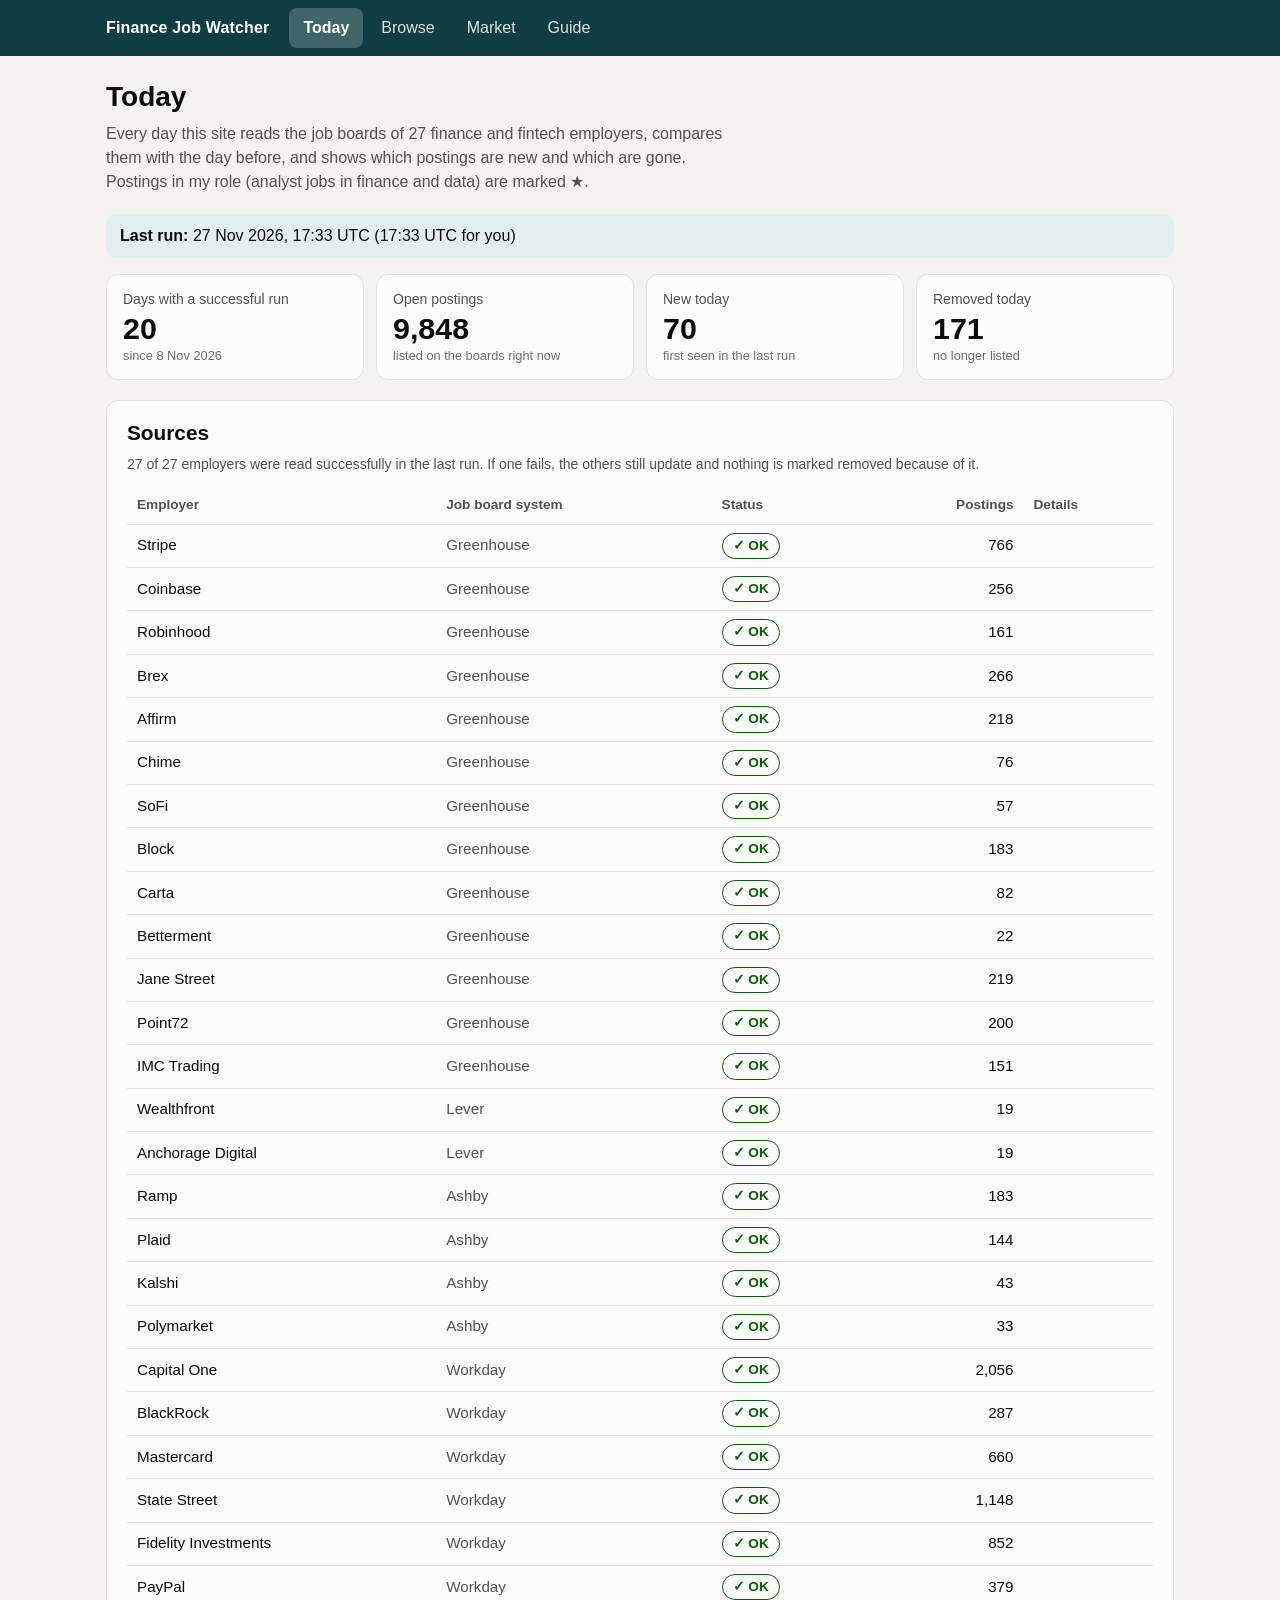
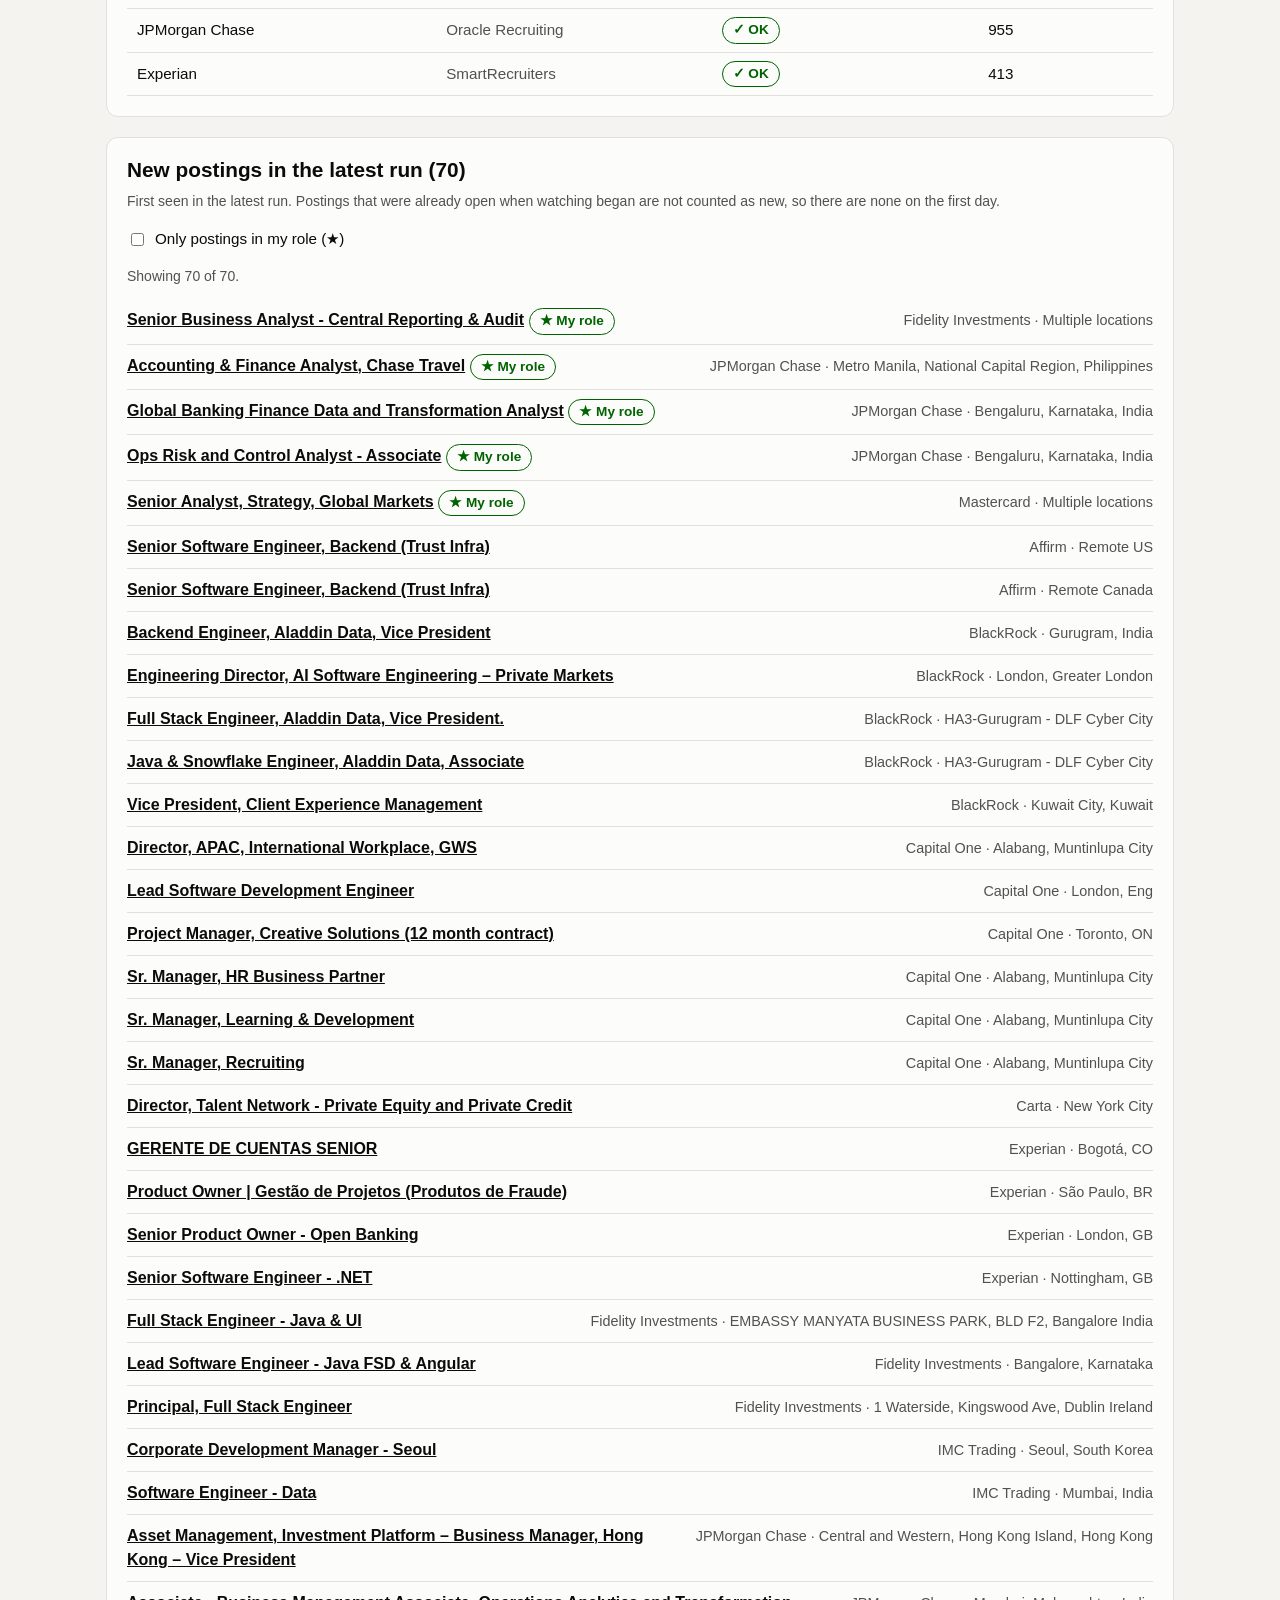
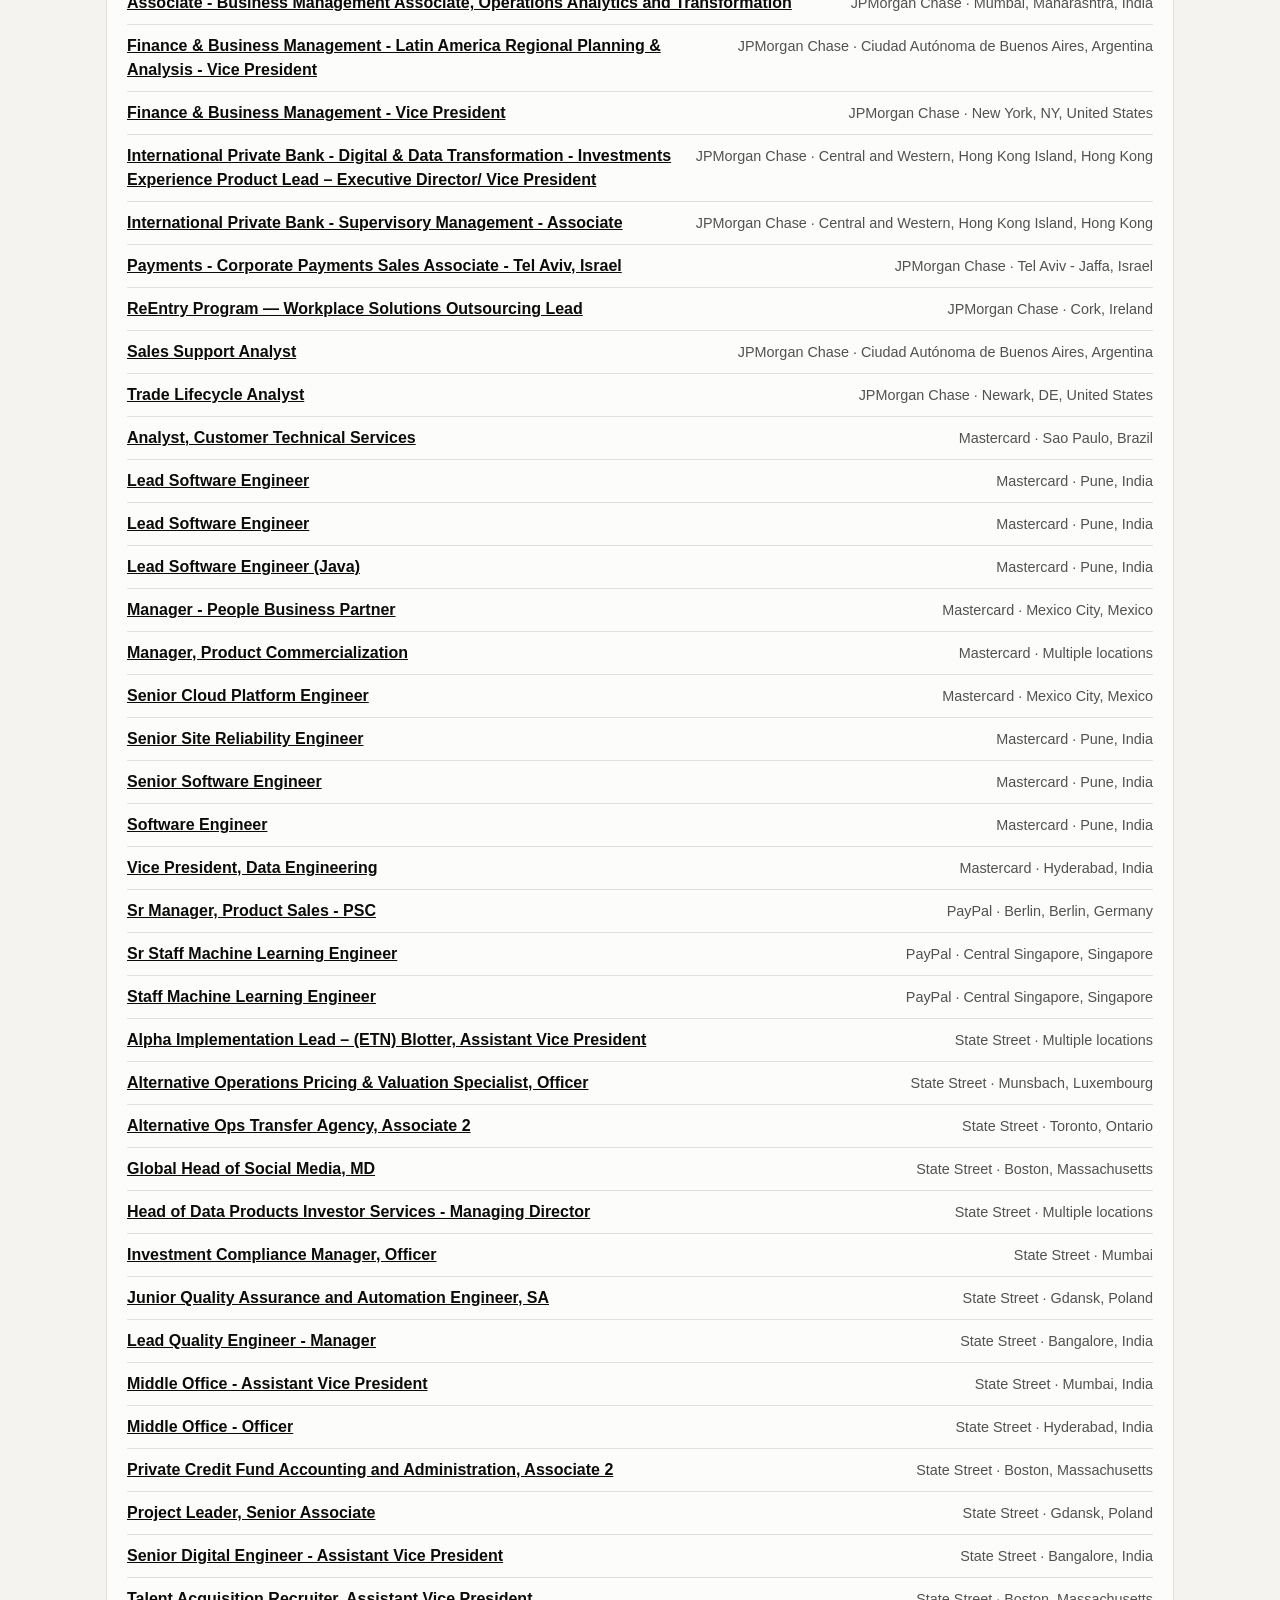
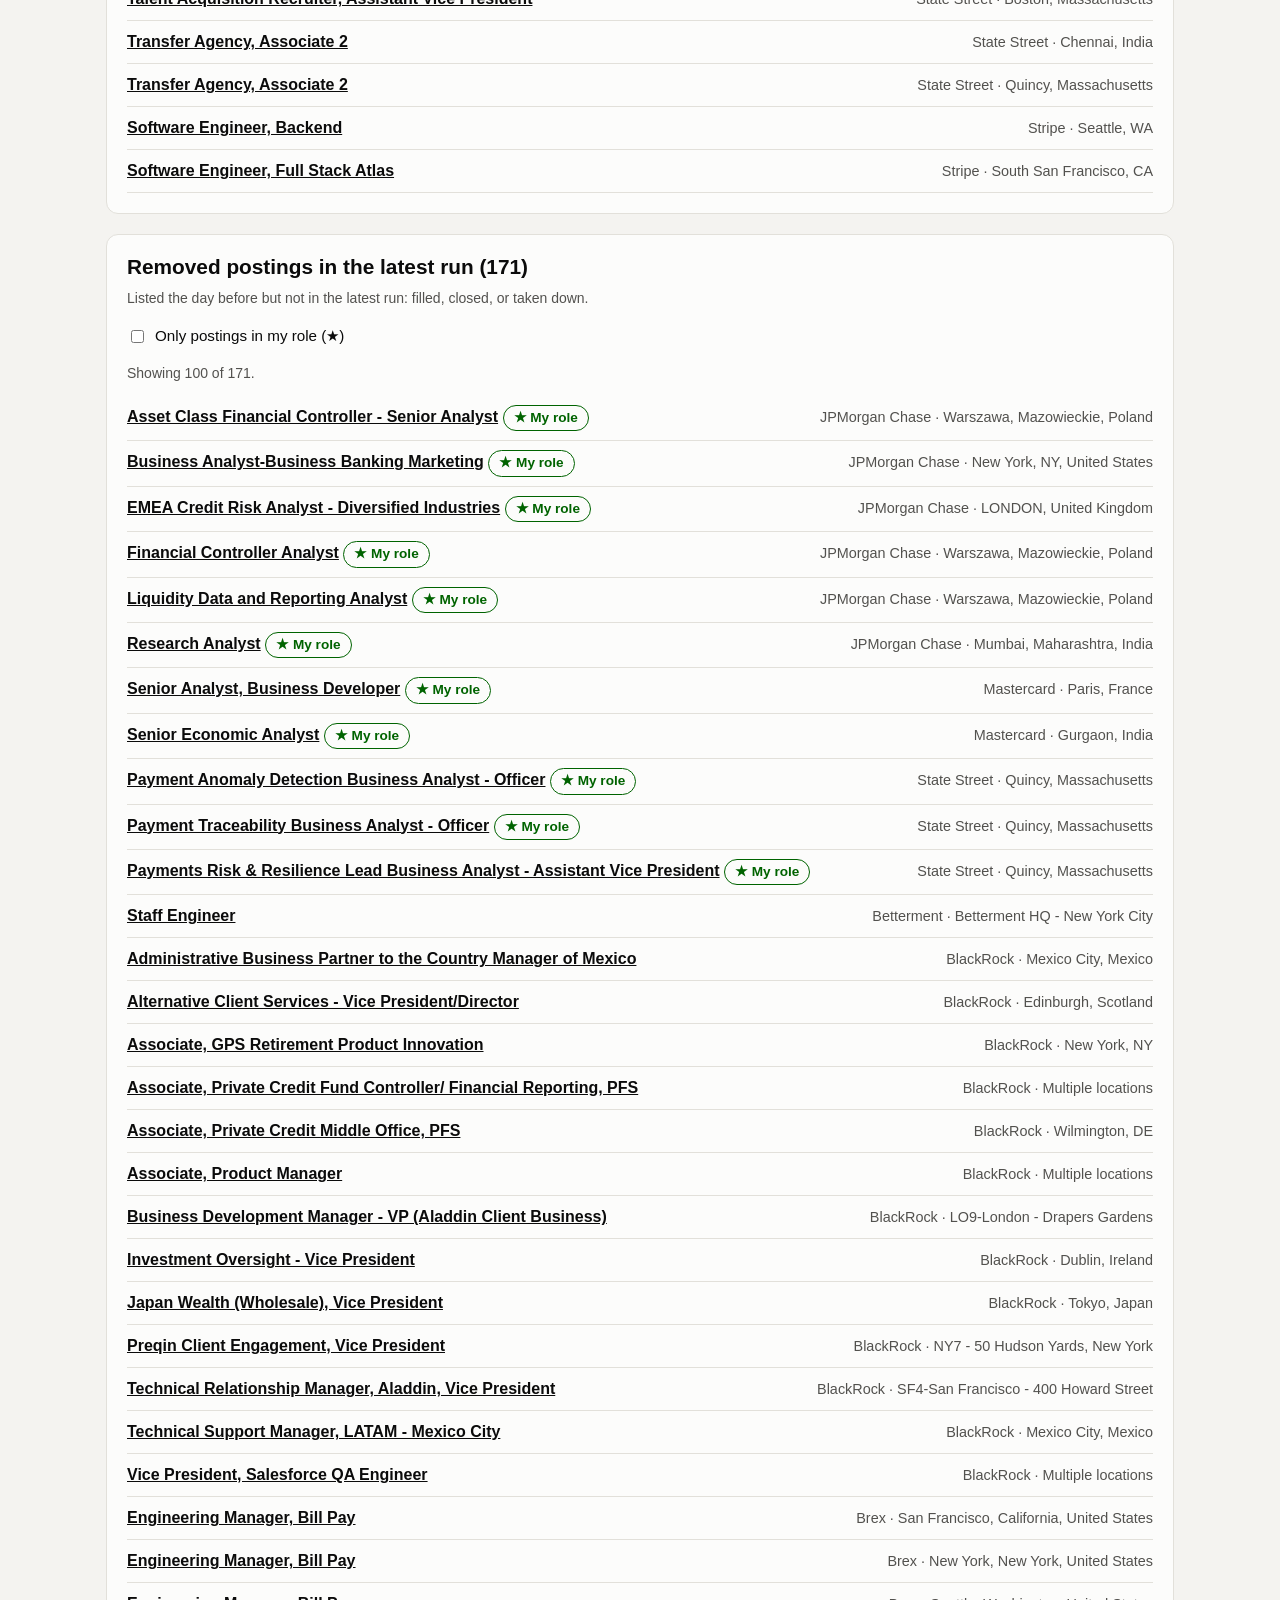
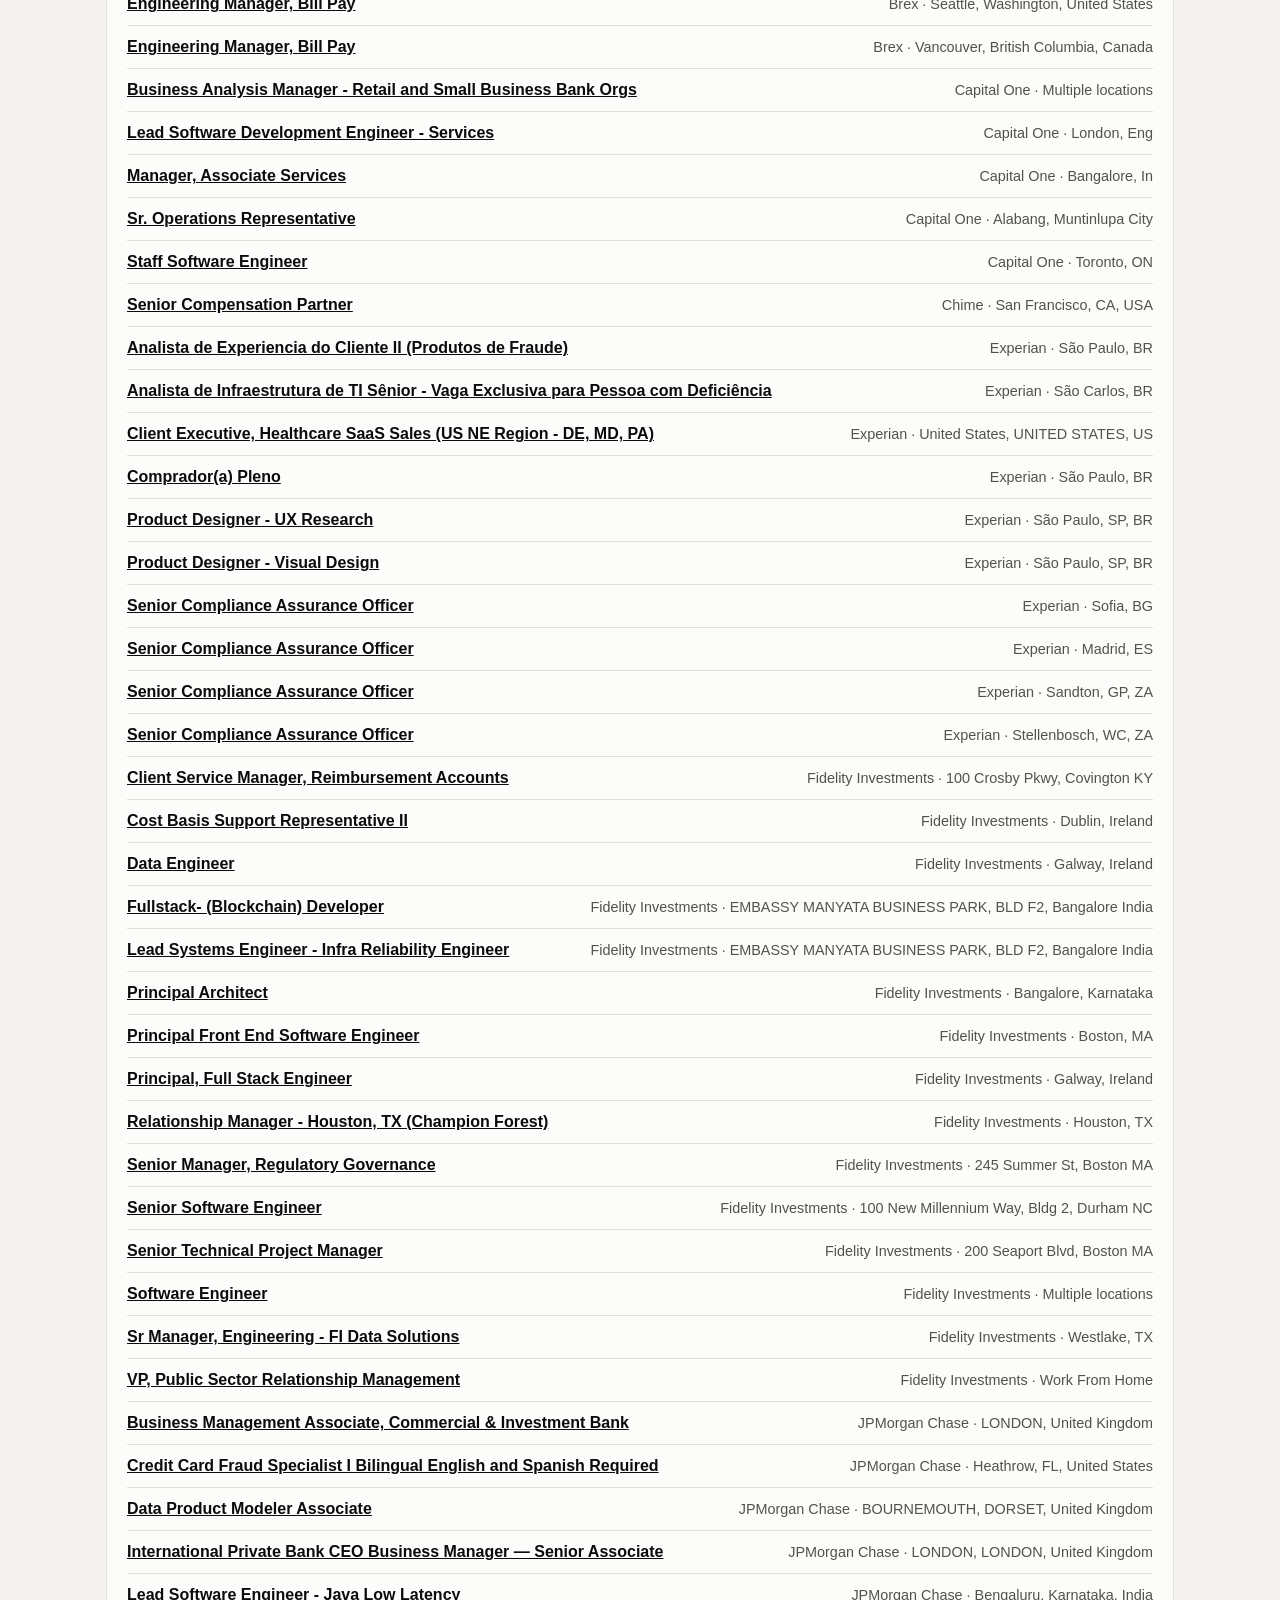
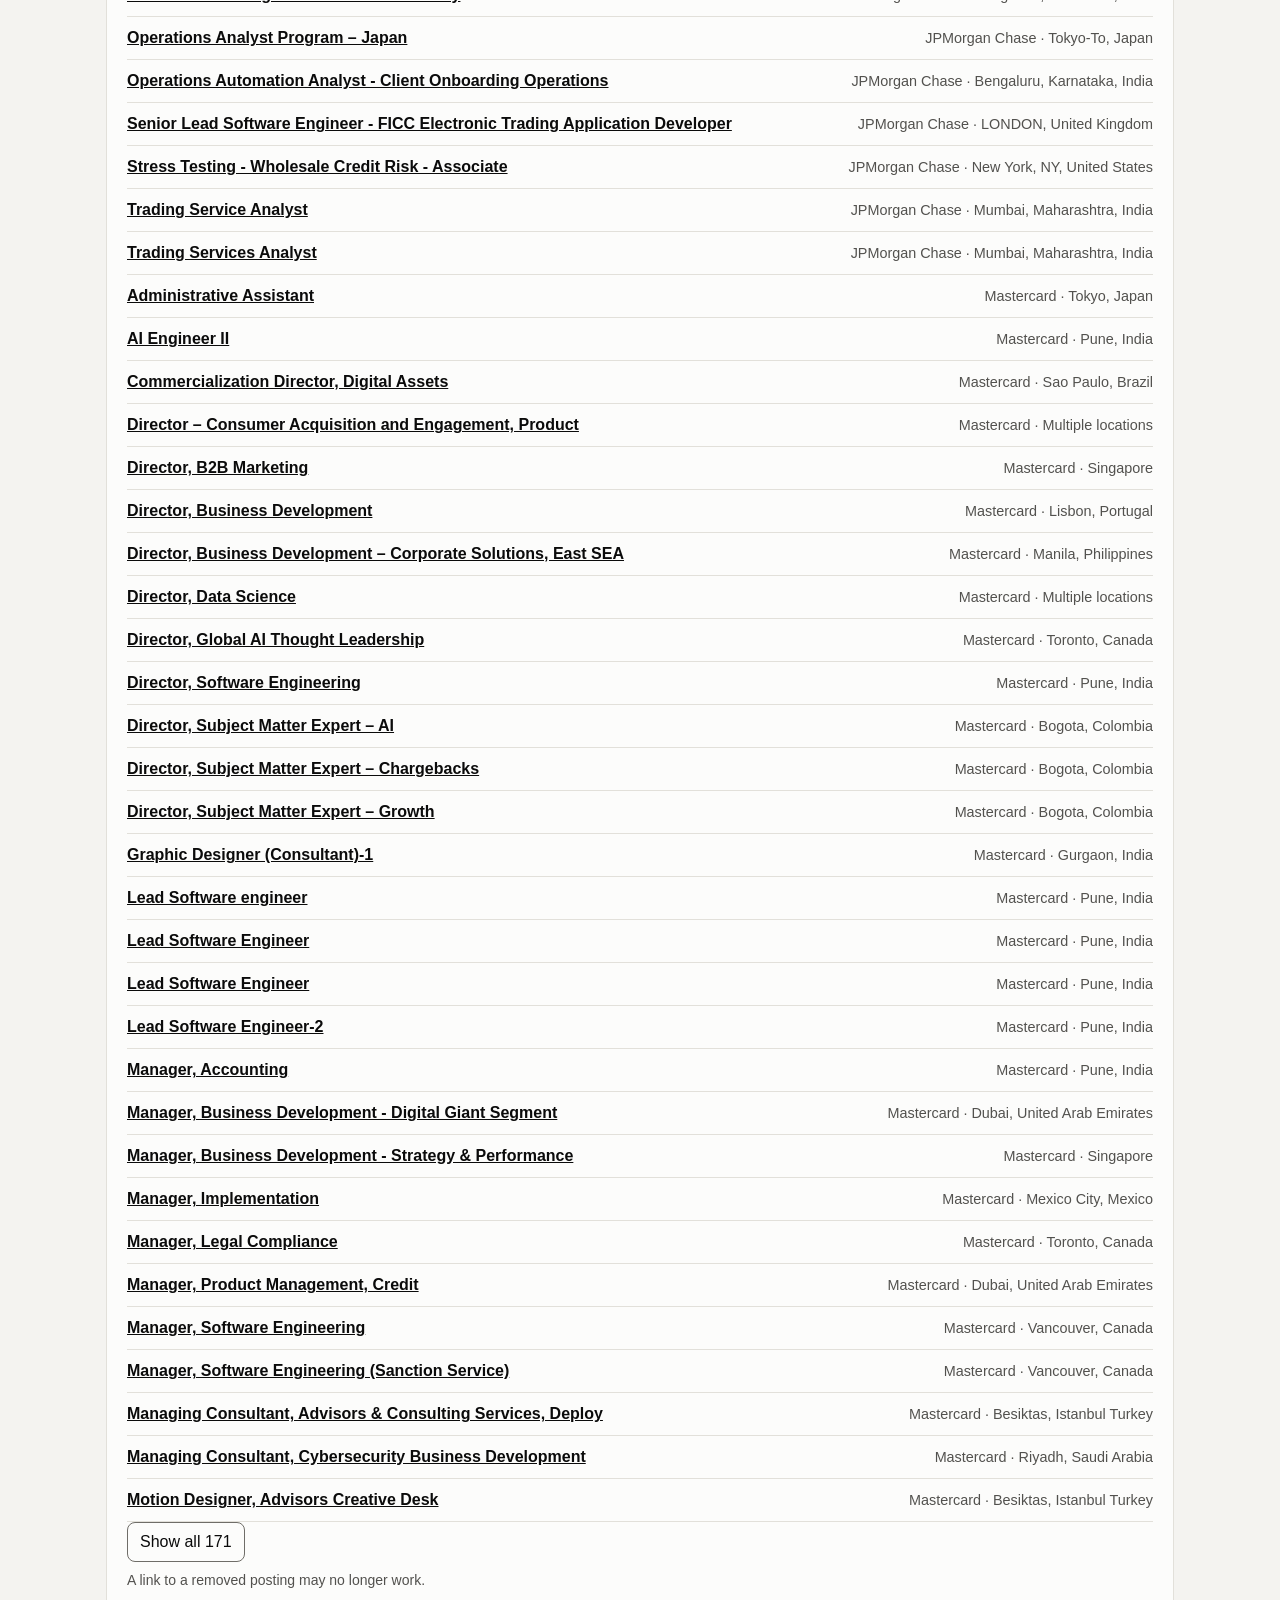
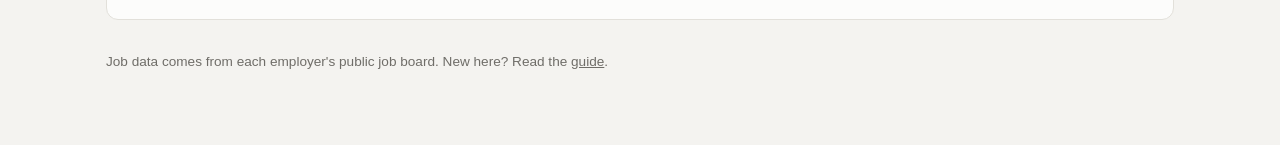
<file: index.html>
<!doctype html>
<html lang="en">
<head>
  <meta charset="utf-8">
  <meta name="viewport" content="width=device-width, initial-scale=1">
  <title>Today · Finance Job Watcher</title>
  <meta name="description" content="New and removed analyst jobs at finance and fintech employers, updated every day.">
  <meta name="theme-color" content="#0f3d44">
  <link rel="manifest" href="manifest.webmanifest">
  <link rel="icon" href="icons/icon.svg" type="image/svg+xml">
  <link rel="apple-touch-icon" href="icons/icon-192.png">
  <link rel="stylesheet" href="assets/style.css">
</head>
<body data-page="today">
  <main id="main">
    <div class="page-head">
      <h1>Today</h1>
      <p>Every day this site reads the job boards of 27 finance and fintech employers, compares them with the day before, and shows which postings are new and which are gone. Postings in my role (analyst jobs in finance and data) are marked ★.</p>
    </div>
    <div id="app"><p class="muted">Loading the latest data…</p></div>
    <p class="footer">Job data comes from each employer's public job board. New here? Read the <a href="guide.html">guide</a>.</p>
  </main>
  <script type="module" src="assets/today.mjs"></script>
</body>
</html>
</file>
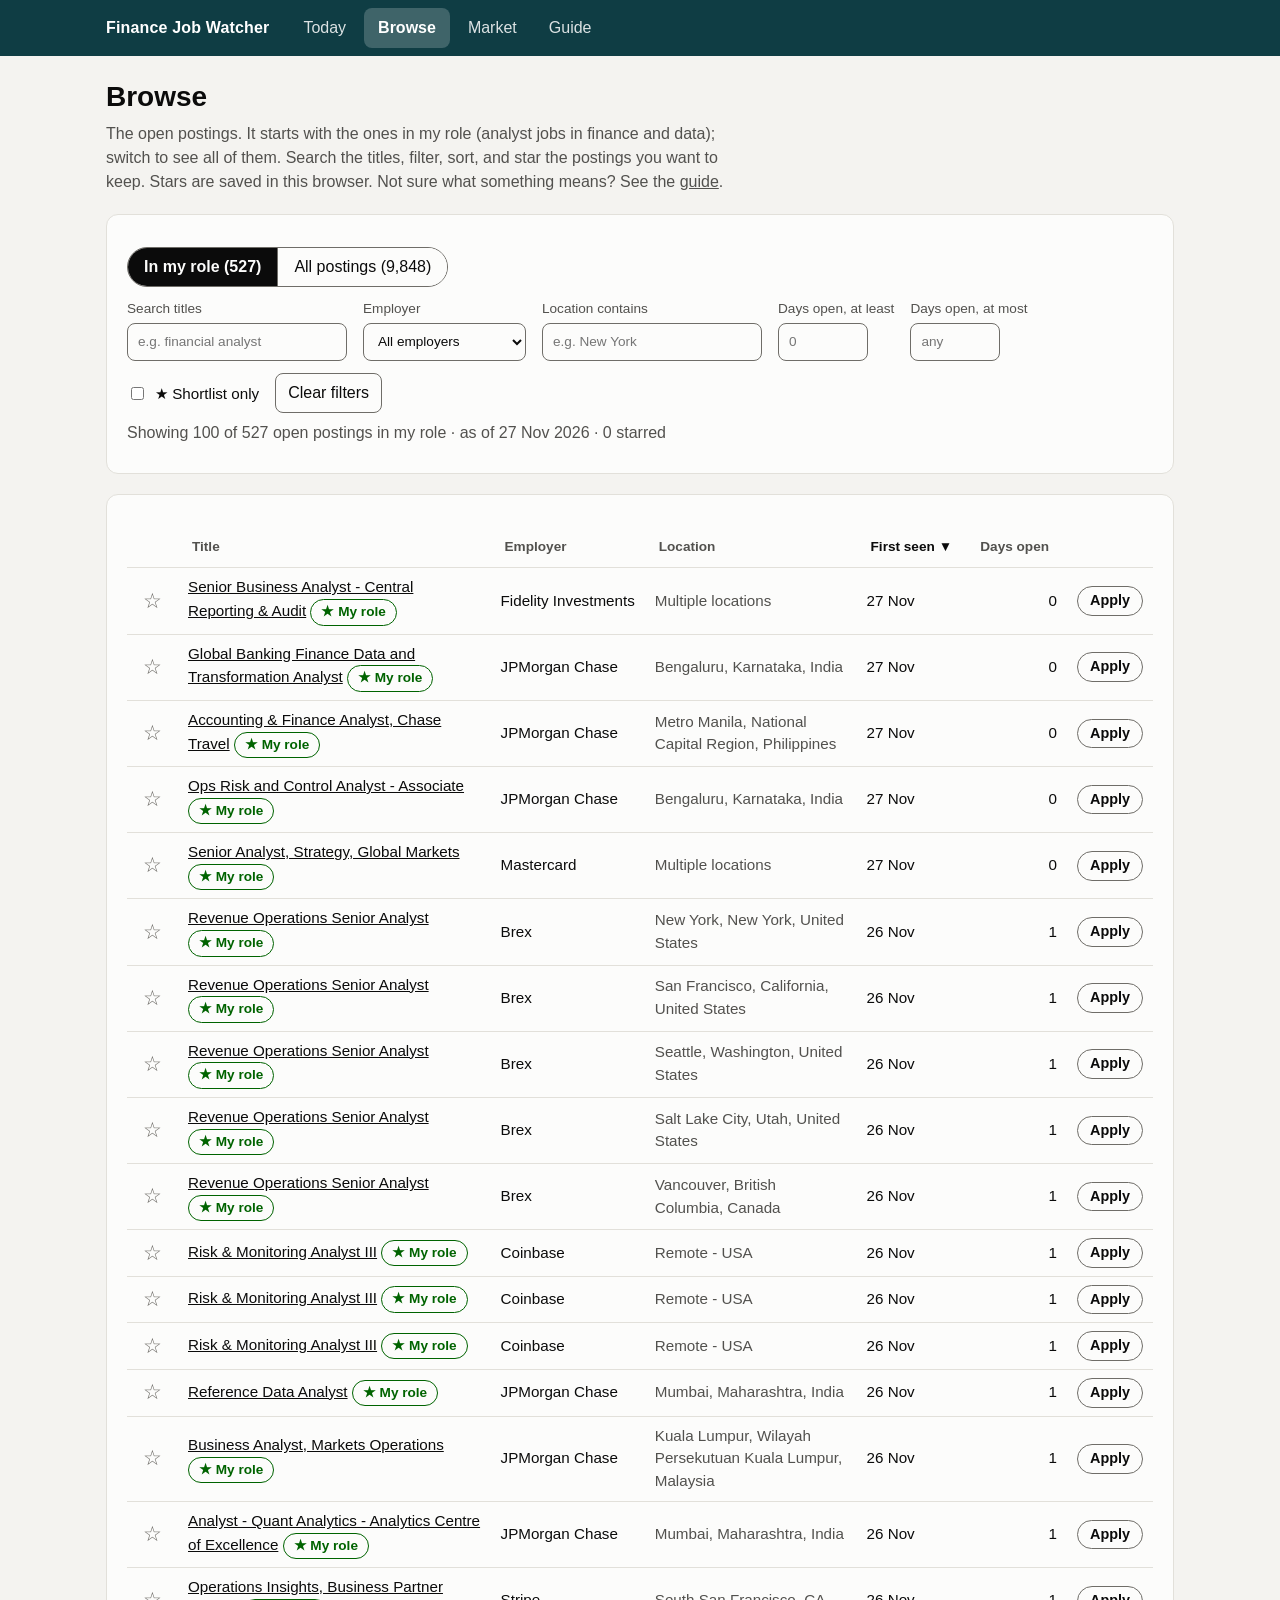
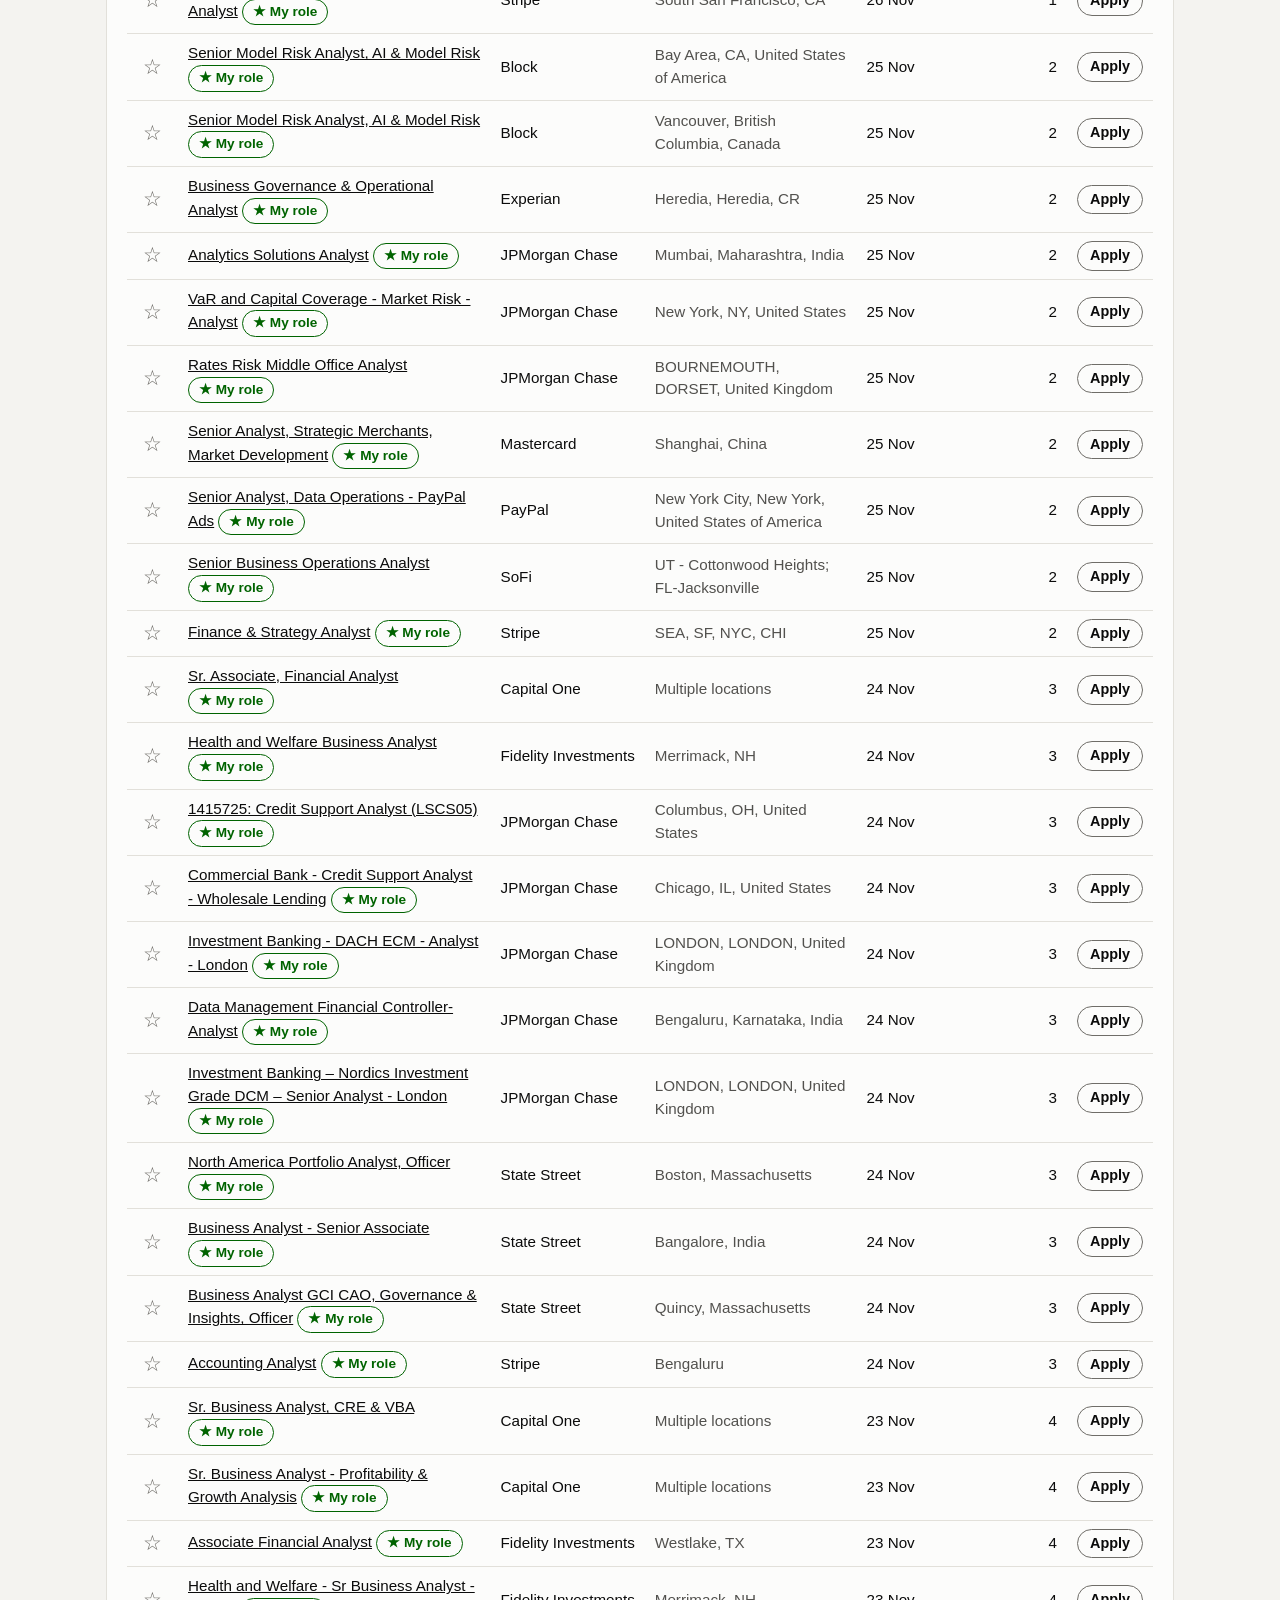
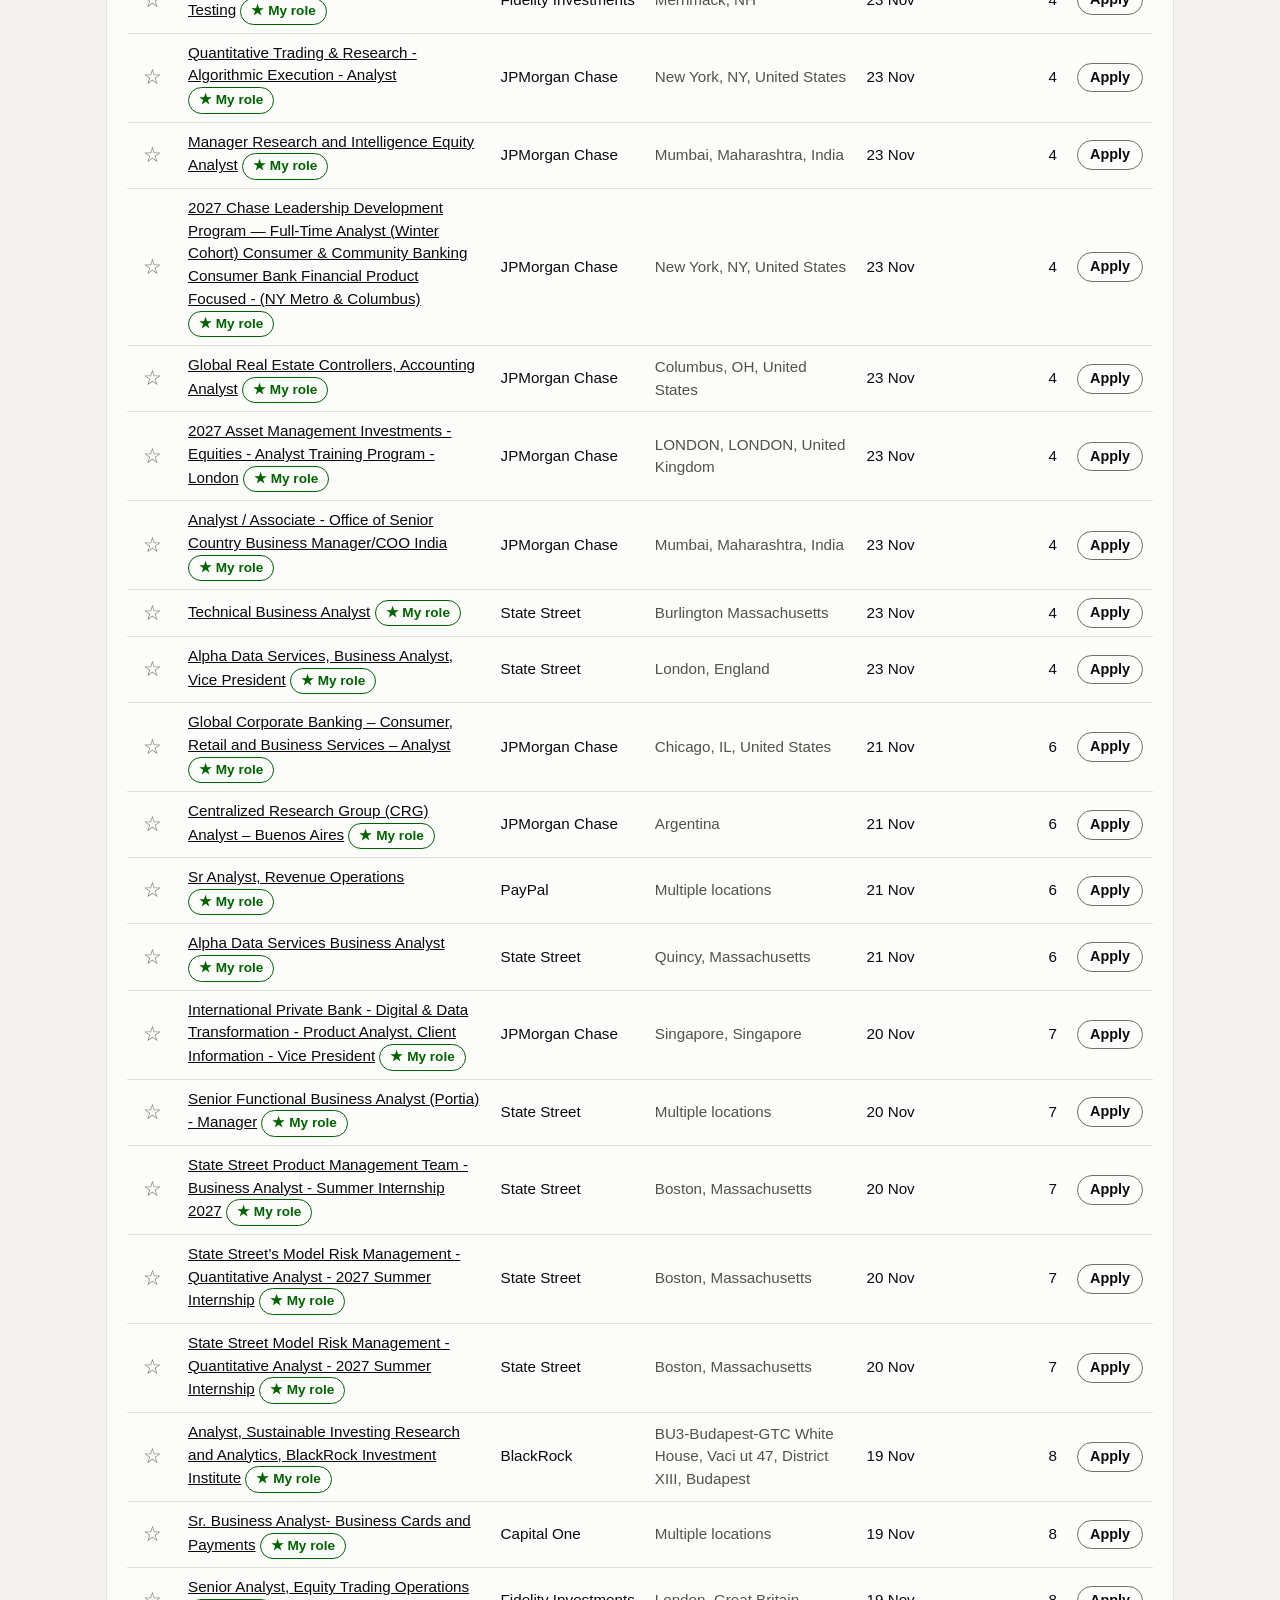
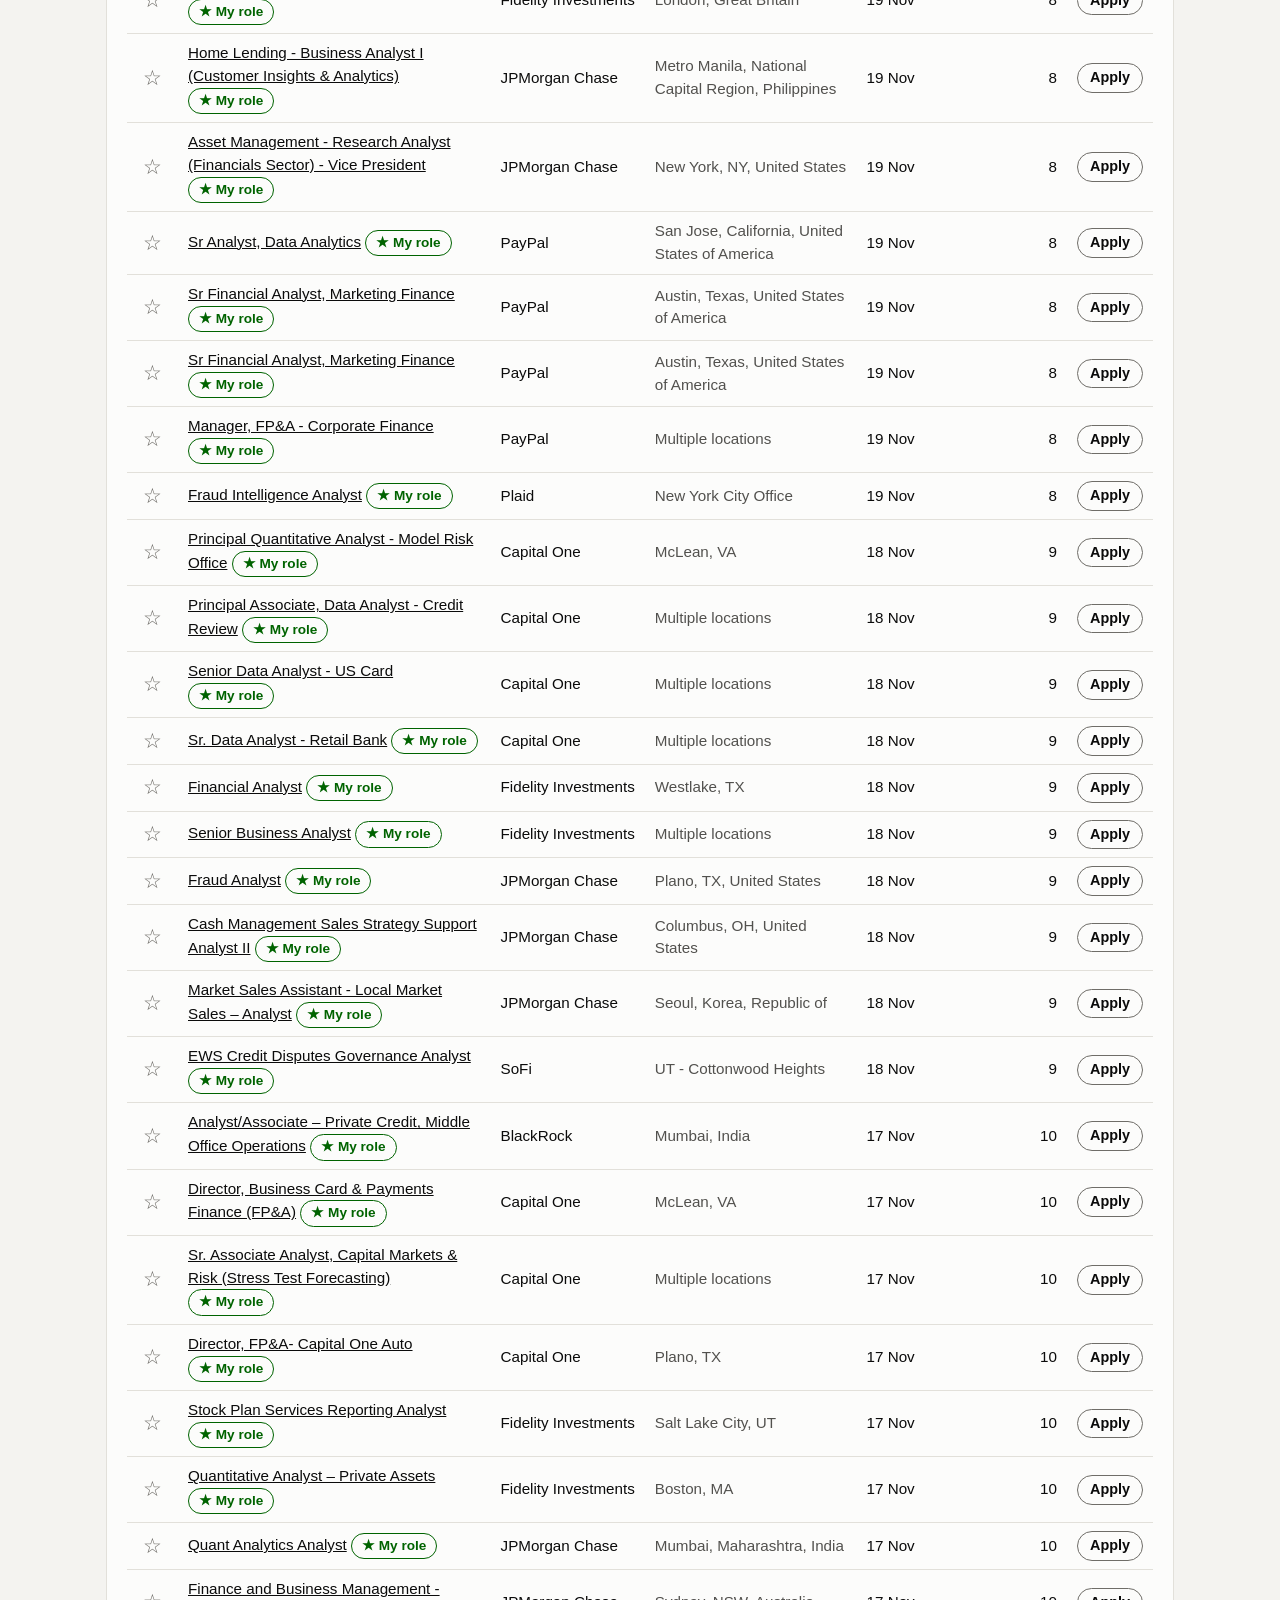
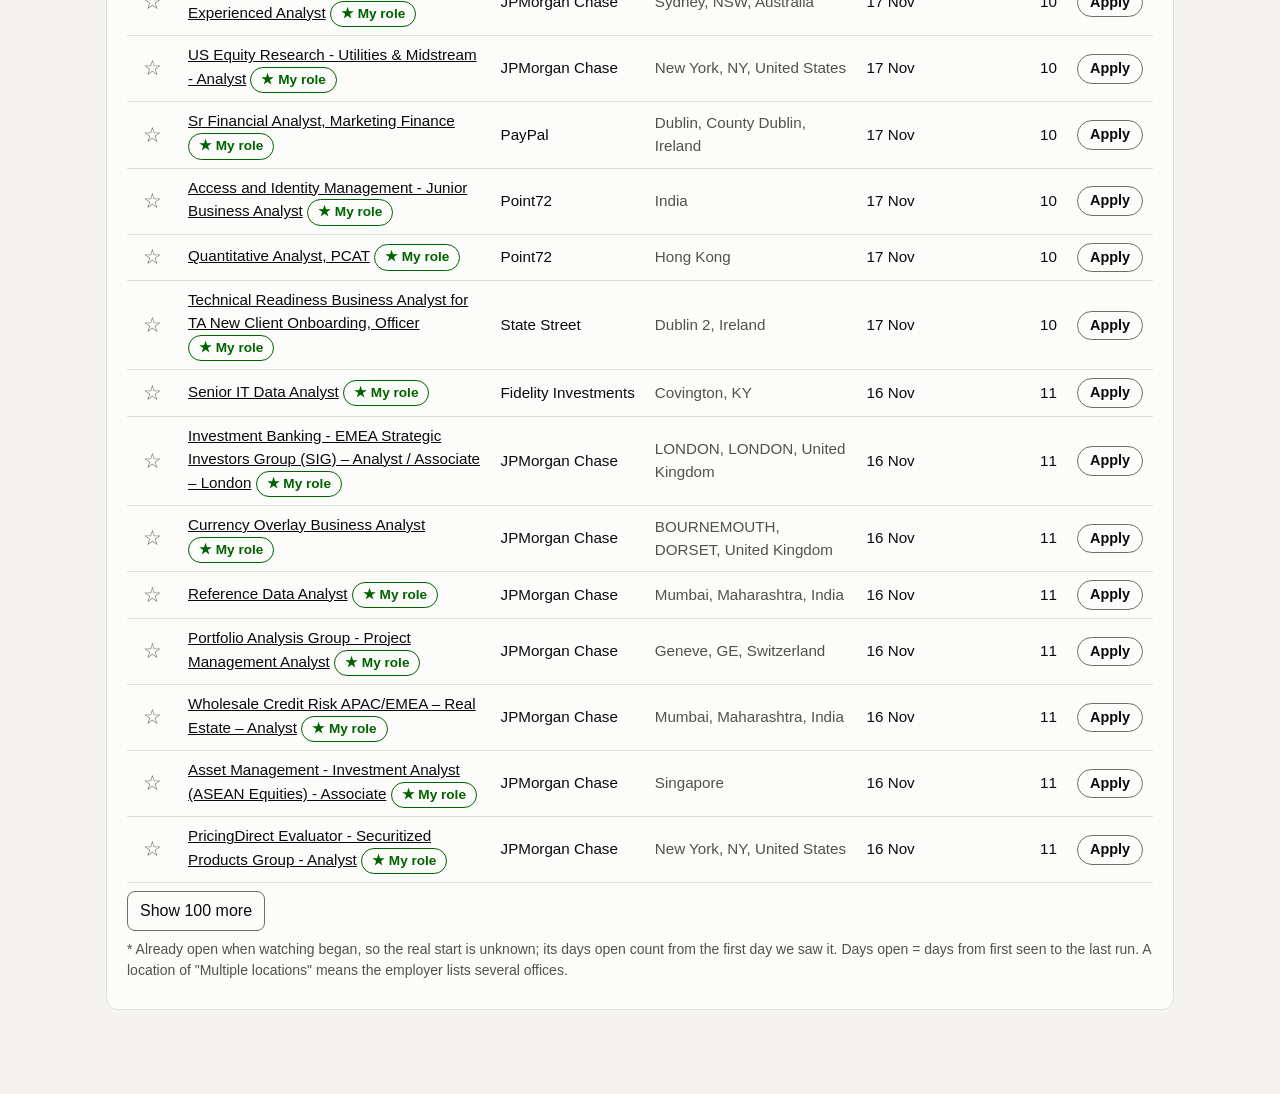
<file: browse.html>
<!doctype html>
<html lang="en">
<head>
  <meta charset="utf-8">
  <meta name="viewport" content="width=device-width, initial-scale=1">
  <title>Browse · Finance Job Watcher</title>
  <meta name="description" content="Browse every open posting: search titles, filter by employer, location and how long a posting has been open, and star the ones you like.">
  <meta name="theme-color" content="#0f3d44">
  <link rel="manifest" href="manifest.webmanifest">
  <link rel="icon" href="icons/icon.svg" type="image/svg+xml">
  <link rel="apple-touch-icon" href="icons/icon-192.png">
  <link rel="stylesheet" href="assets/style.css">
</head>
<body data-page="browse">
  <main id="main">
    <div class="page-head">
      <h1>Browse</h1>
      <p>The open postings. It starts with the ones in my role (analyst jobs in finance and data); switch to see all of them. Search the titles, filter, sort, and star the postings you want to keep. Stars are saved in this browser. Not sure what something means? See the <a href="guide.html">guide</a>.</p>
    </div>
    <div id="app"><p class="muted">Loading the postings…</p></div>
  </main>
  <script type="module" src="assets/browse.mjs"></script>
</body>
</html>
</file>
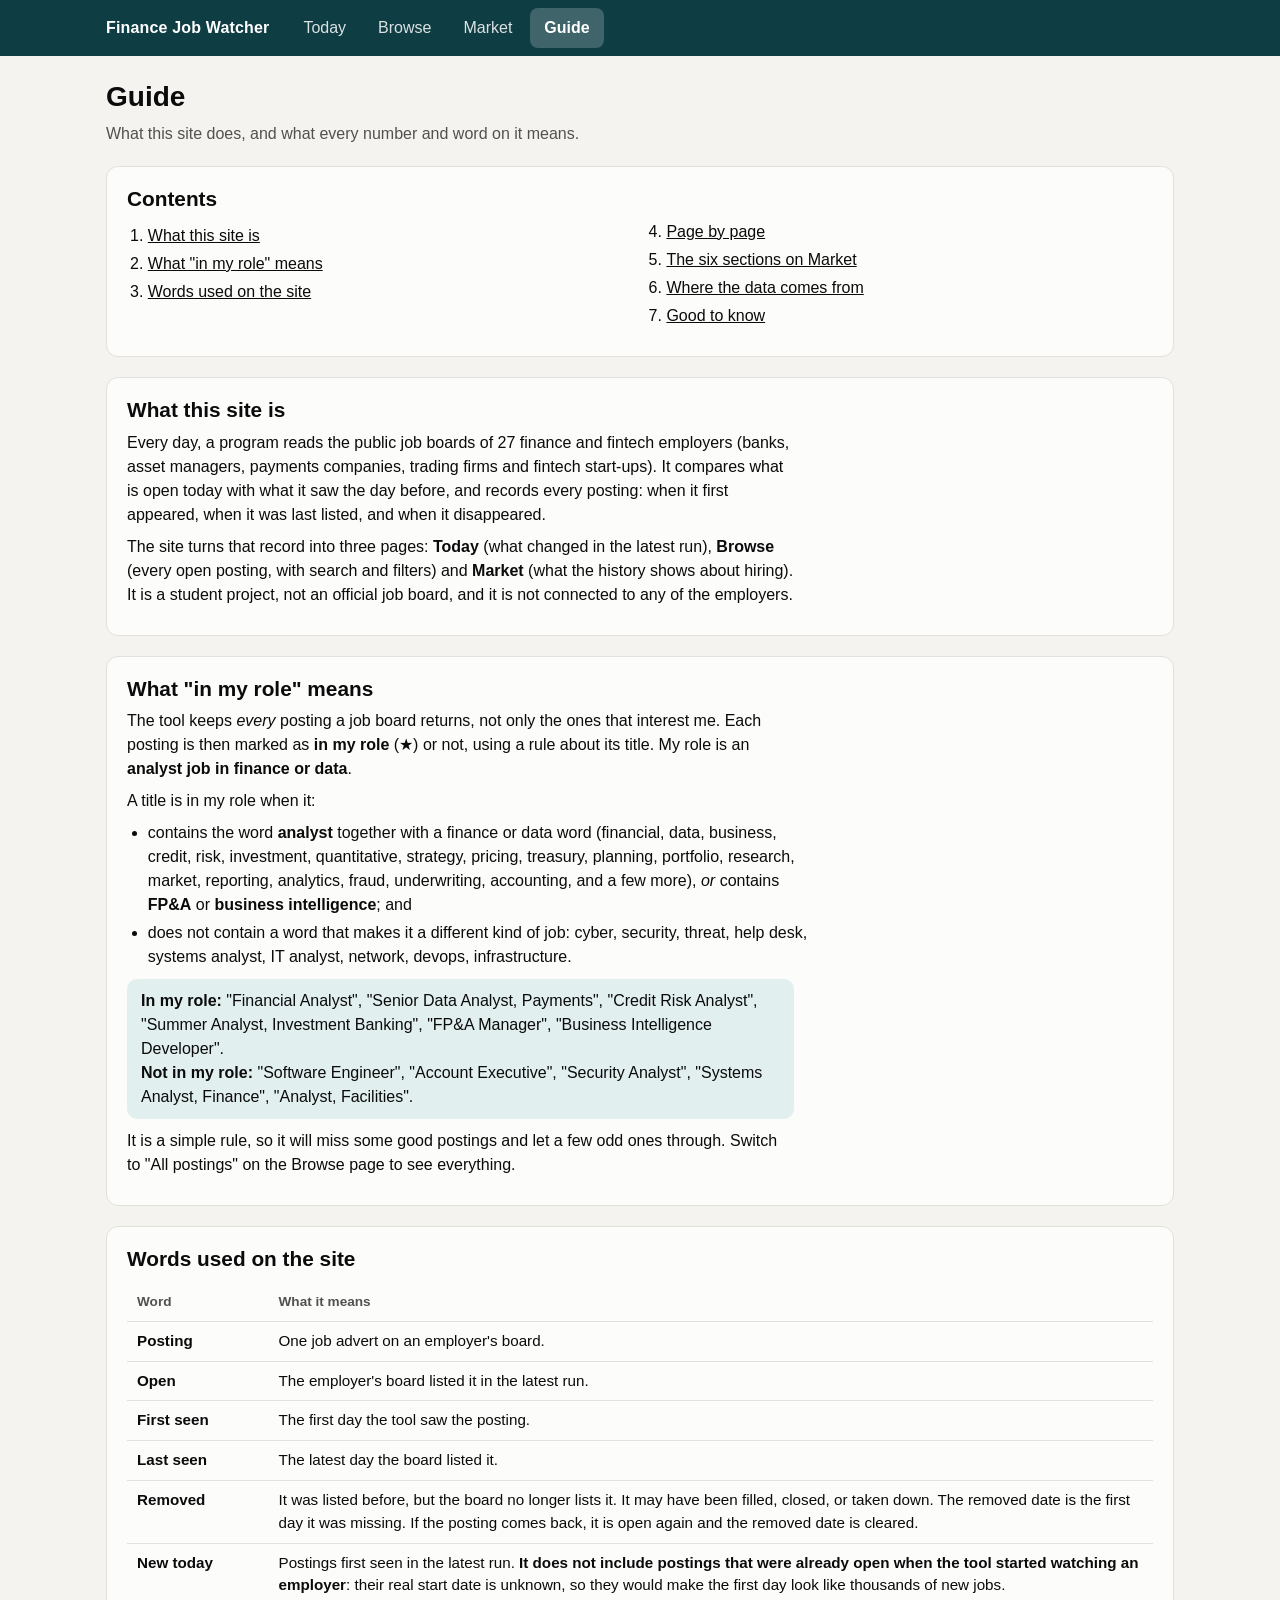
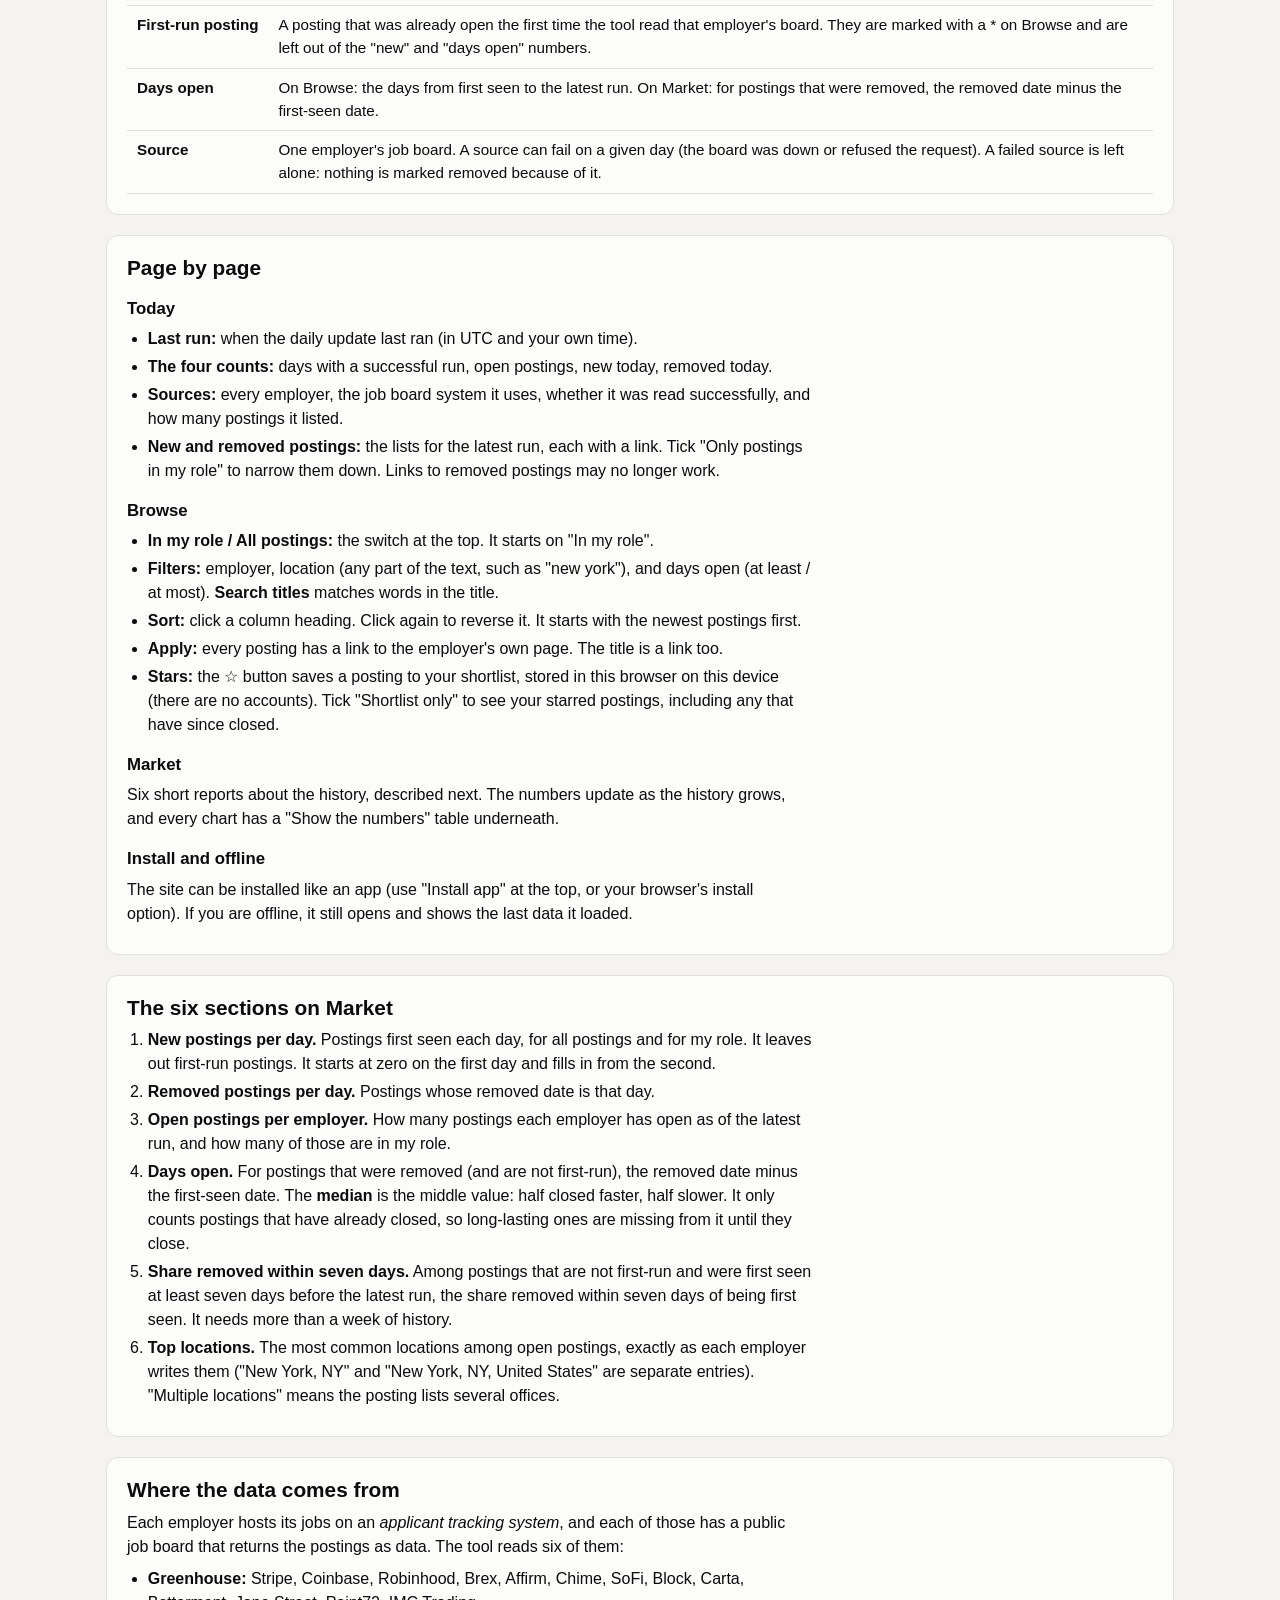
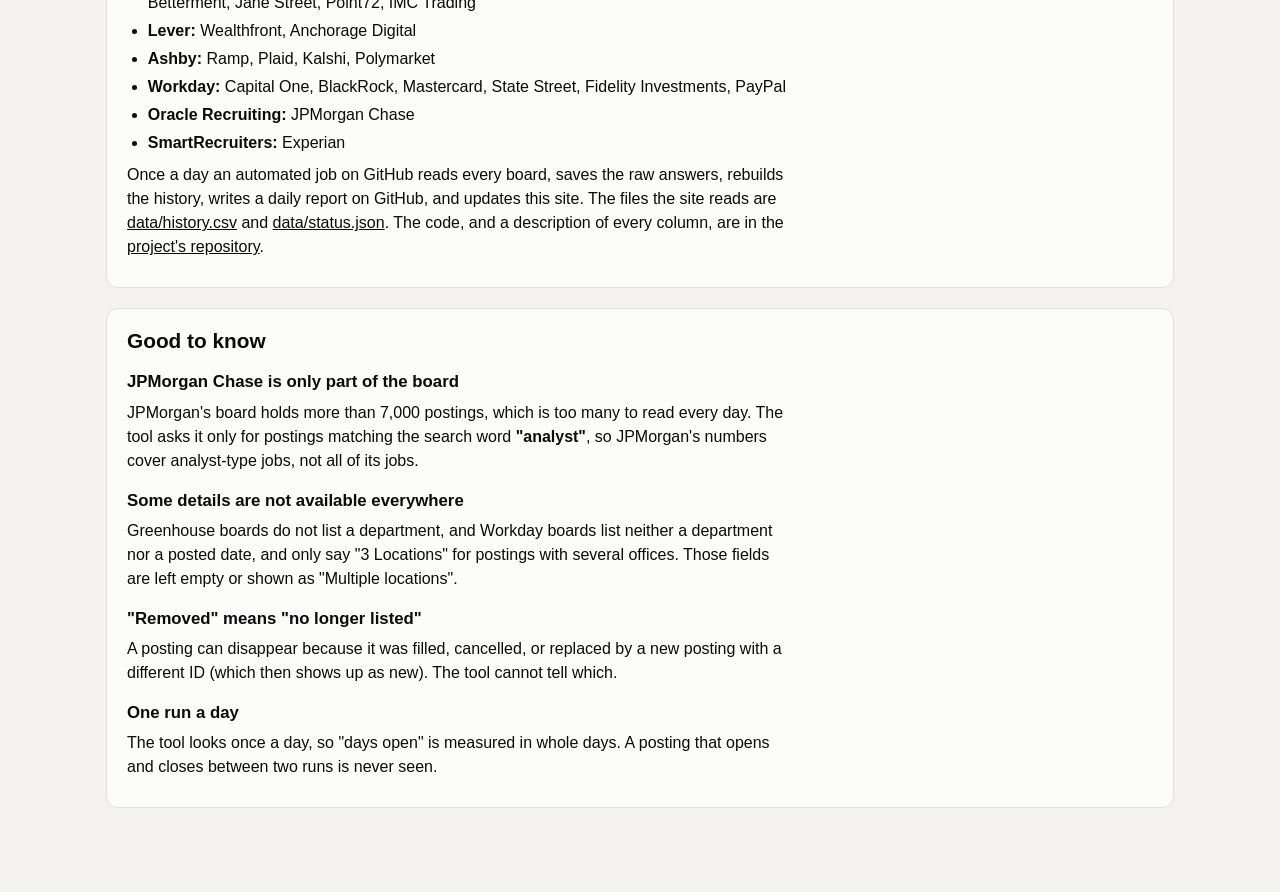
<file: guide.html>
<!doctype html>
<html lang="en">
<head>
  <meta charset="utf-8">
  <meta name="viewport" content="width=device-width, initial-scale=1">
  <title>Guide · Finance Job Watcher</title>
  <meta name="description" content="How the Finance Job Watcher works: what counts as a new or removed posting, what 'in my role' means, and what every number on the site shows.">
  <meta name="theme-color" content="#0f3d44">
  <link rel="manifest" href="manifest.webmanifest">
  <link rel="icon" href="icons/icon.svg" type="image/svg+xml">
  <link rel="apple-touch-icon" href="icons/icon-192.png">
  <link rel="stylesheet" href="assets/style.css">
</head>
<body data-page="guide">
  <main id="main" class="prose">
    <div class="page-head">
      <h1>Guide</h1>
      <p>What this site does, and what every number and word on it means.</p>
    </div>

    <section class="card">
      <h2>Contents</h2>
      <ol class="toc">
        <li><a href="#what">What this site is</a></li>
        <li><a href="#role">What "in my role" means</a></li>
        <li><a href="#words">Words used on the site</a></li>
        <li><a href="#pages">Page by page</a></li>
        <li><a href="#market">The six sections on Market</a></li>
        <li><a href="#data">Where the data comes from</a></li>
        <li><a href="#limits">Good to know</a></li>
      </ol>
    </section>

    <section class="card" aria-labelledby="what">
      <h2 id="what">What this site is</h2>
      <p>Every day, a program reads the public job boards of 27 finance and fintech employers (banks, asset managers, payments companies, trading firms and fintech start-ups). It compares what is open today with what it saw the day before, and records every posting: when it first appeared, when it was last listed, and when it disappeared.</p>
      <p>The site turns that record into three pages: <strong>Today</strong> (what changed in the latest run), <strong>Browse</strong> (every open posting, with search and filters) and <strong>Market</strong> (what the history shows about hiring). It is a student project, not an official job board, and it is not connected to any of the employers.</p>
    </section>

    <section class="card" aria-labelledby="role">
      <h2 id="role">What "in my role" means</h2>
      <p>The tool keeps <em>every</em> posting a job board returns, not only the ones that interest me. Each posting is then marked as <strong>in my role</strong> (★) or not, using a rule about its title. My role is an <strong>analyst job in finance or data</strong>.</p>
      <p>A title is in my role when it:</p>
      <ul>
        <li>contains the word <strong>analyst</strong> together with a finance or data word (financial, data, business, credit, risk, investment, quantitative, strategy, pricing, treasury, planning, portfolio, research, market, reporting, analytics, fraud, underwriting, accounting, and a few more), <em>or</em> contains <strong>FP&amp;A</strong> or <strong>business intelligence</strong>; and</li>
        <li>does not contain a word that makes it a different kind of job: cyber, security, threat, help desk, systems analyst, IT analyst, network, devops, infrastructure.</li>
      </ul>
      <div class="example"><strong>In my role:</strong> "Financial Analyst", "Senior Data Analyst, Payments", "Credit Risk Analyst", "Summer Analyst, Investment Banking", "FP&amp;A Manager", "Business Intelligence Developer".<br><strong>Not in my role:</strong> "Software Engineer", "Account Executive", "Security Analyst", "Systems Analyst, Finance", "Analyst, Facilities".</div>
      <p>It is a simple rule, so it will miss some good postings and let a few odd ones through. Switch to "All postings" on the Browse page to see everything.</p>
    </section>

    <section class="card" aria-labelledby="words">
      <h2 id="words">Words used on the site</h2>
      <div class="table-wrap"><table>
        <thead><tr><th scope="col">Word</th><th scope="col">What it means</th></tr></thead>
        <tbody>
          <tr><td>Posting</td><td>One job advert on an employer's board.</td></tr>
          <tr><td>Open</td><td>The employer's board listed it in the latest run.</td></tr>
          <tr><td>First seen</td><td>The first day the tool saw the posting.</td></tr>
          <tr><td>Last seen</td><td>The latest day the board listed it.</td></tr>
          <tr><td>Removed</td><td>It was listed before, but the board no longer lists it. It may have been filled, closed, or taken down. The removed date is the first day it was missing. If the posting comes back, it is open again and the removed date is cleared.</td></tr>
          <tr><td>New today</td><td>Postings first seen in the latest run. <strong>It does not include postings that were already open when the tool started watching an employer</strong>: their real start date is unknown, so they would make the first day look like thousands of new jobs.</td></tr>
          <tr><td>First-run posting</td><td>A posting that was already open the first time the tool read that employer's board. They are marked with a * on Browse and are left out of the "new" and "days open" numbers.</td></tr>
          <tr><td>Days open</td><td>On Browse: the days from first seen to the latest run. On Market: for postings that were removed, the removed date minus the first-seen date.</td></tr>
          <tr><td>Source</td><td>One employer's job board. A source can fail on a given day (the board was down or refused the request). A failed source is left alone: nothing is marked removed because of it.</td></tr>
        </tbody>
      </table></div>
    </section>

    <section class="card" aria-labelledby="pages">
      <h2 id="pages">Page by page</h2>
      <h3>Today</h3>
      <ul>
        <li><strong>Last run:</strong> when the daily update last ran (in UTC and your own time).</li>
        <li><strong>The four counts:</strong> days with a successful run, open postings, new today, removed today.</li>
        <li><strong>Sources:</strong> every employer, the job board system it uses, whether it was read successfully, and how many postings it listed.</li>
        <li><strong>New and removed postings:</strong> the lists for the latest run, each with a link. Tick "Only postings in my role" to narrow them down. Links to removed postings may no longer work.</li>
      </ul>
      <h3>Browse</h3>
      <ul>
        <li><strong>In my role / All postings:</strong> the switch at the top. It starts on "In my role".</li>
        <li><strong>Filters:</strong> employer, location (any part of the text, such as "new york"), and days open (at least / at most). <strong>Search titles</strong> matches words in the title.</li>
        <li><strong>Sort:</strong> click a column heading. Click again to reverse it. It starts with the newest postings first.</li>
        <li><strong>Apply:</strong> every posting has a link to the employer's own page. The title is a link too.</li>
        <li><strong>Stars:</strong> the ☆ button saves a posting to your shortlist, stored in this browser on this device (there are no accounts). Tick "Shortlist only" to see your starred postings, including any that have since closed.</li>
      </ul>
      <h3>Market</h3>
      <p>Six short reports about the history, described next. The numbers update as the history grows, and every chart has a "Show the numbers" table underneath.</p>
      <h3>Install and offline</h3>
      <p>The site can be installed like an app (use "Install app" at the top, or your browser's install option). If you are offline, it still opens and shows the last data it loaded.</p>
    </section>

    <section class="card" aria-labelledby="market">
      <h2 id="market">The six sections on Market</h2>
      <ol>
        <li><strong>New postings per day.</strong> Postings first seen each day, for all postings and for my role. It leaves out first-run postings. It starts at zero on the first day and fills in from the second.</li>
        <li><strong>Removed postings per day.</strong> Postings whose removed date is that day.</li>
        <li><strong>Open postings per employer.</strong> How many postings each employer has open as of the latest run, and how many of those are in my role.</li>
        <li><strong>Days open.</strong> For postings that were removed (and are not first-run), the removed date minus the first-seen date. The <strong>median</strong> is the middle value: half closed faster, half slower. It only counts postings that have already closed, so long-lasting ones are missing from it until they close.</li>
        <li><strong>Share removed within seven days.</strong> Among postings that are not first-run and were first seen at least seven days before the latest run, the share removed within seven days of being first seen. It needs more than a week of history.</li>
        <li><strong>Top locations.</strong> The most common locations among open postings, exactly as each employer writes them ("New York, NY" and "New York, NY, United States" are separate entries). "Multiple locations" means the posting lists several offices.</li>
      </ol>
    </section>

    <section class="card" aria-labelledby="data">
      <h2 id="data">Where the data comes from</h2>
      <p>Each employer hosts its jobs on an <em>applicant tracking system</em>, and each of those has a public job board that returns the postings as data. The tool reads six of them:</p>
      <ul>
        <li><strong>Greenhouse:</strong> Stripe, Coinbase, Robinhood, Brex, Affirm, Chime, SoFi, Block, Carta, Betterment, Jane Street, Point72, IMC Trading</li>
        <li><strong>Lever:</strong> Wealthfront, Anchorage Digital</li>
        <li><strong>Ashby:</strong> Ramp, Plaid, Kalshi, Polymarket</li>
        <li><strong>Workday:</strong> Capital One, BlackRock, Mastercard, State Street, Fidelity Investments, PayPal</li>
        <li><strong>Oracle Recruiting:</strong> JPMorgan Chase</li>
        <li><strong>SmartRecruiters:</strong> Experian</li>
      </ul>
      <p>Once a day an automated job on GitHub reads every board, saves the raw answers, rebuilds the history, writes a daily report on GitHub, and updates this site. The files the site reads are <a href="data/history.csv">data/history.csv</a> and <a href="data/status.json">data/status.json</a>. The code, and a description of every column, are in the <a href="https://github.com/ethankaufman/job-watcher">project's repository</a>.</p>
    </section>

    <section class="card" aria-labelledby="limits">
      <h2 id="limits">Good to know</h2>
      <h3>JPMorgan Chase is only part of the board</h3>
      <p>JPMorgan's board holds more than 7,000 postings, which is too many to read every day. The tool asks it only for postings matching the search word <strong>"analyst"</strong>, so JPMorgan's numbers cover analyst-type jobs, not all of its jobs.</p>
      <h3>Some details are not available everywhere</h3>
      <p>Greenhouse boards do not list a department, and Workday boards list neither a department nor a posted date, and only say "3 Locations" for postings with several offices. Those fields are left empty or shown as "Multiple locations".</p>
      <h3>"Removed" means "no longer listed"</h3>
      <p>A posting can disappear because it was filled, cancelled, or replaced by a new posting with a different ID (which then shows up as new). The tool cannot tell which.</p>
      <h3>One run a day</h3>
      <p>The tool looks once a day, so "days open" is measured in whole days. A posting that opens and closes between two runs is never seen.</p>
    </section>
  </main>
  <script type="module">
    import { startPage } from "./assets/ui.mjs";
    startPage();
  </script>
</body>
</html>
</file>
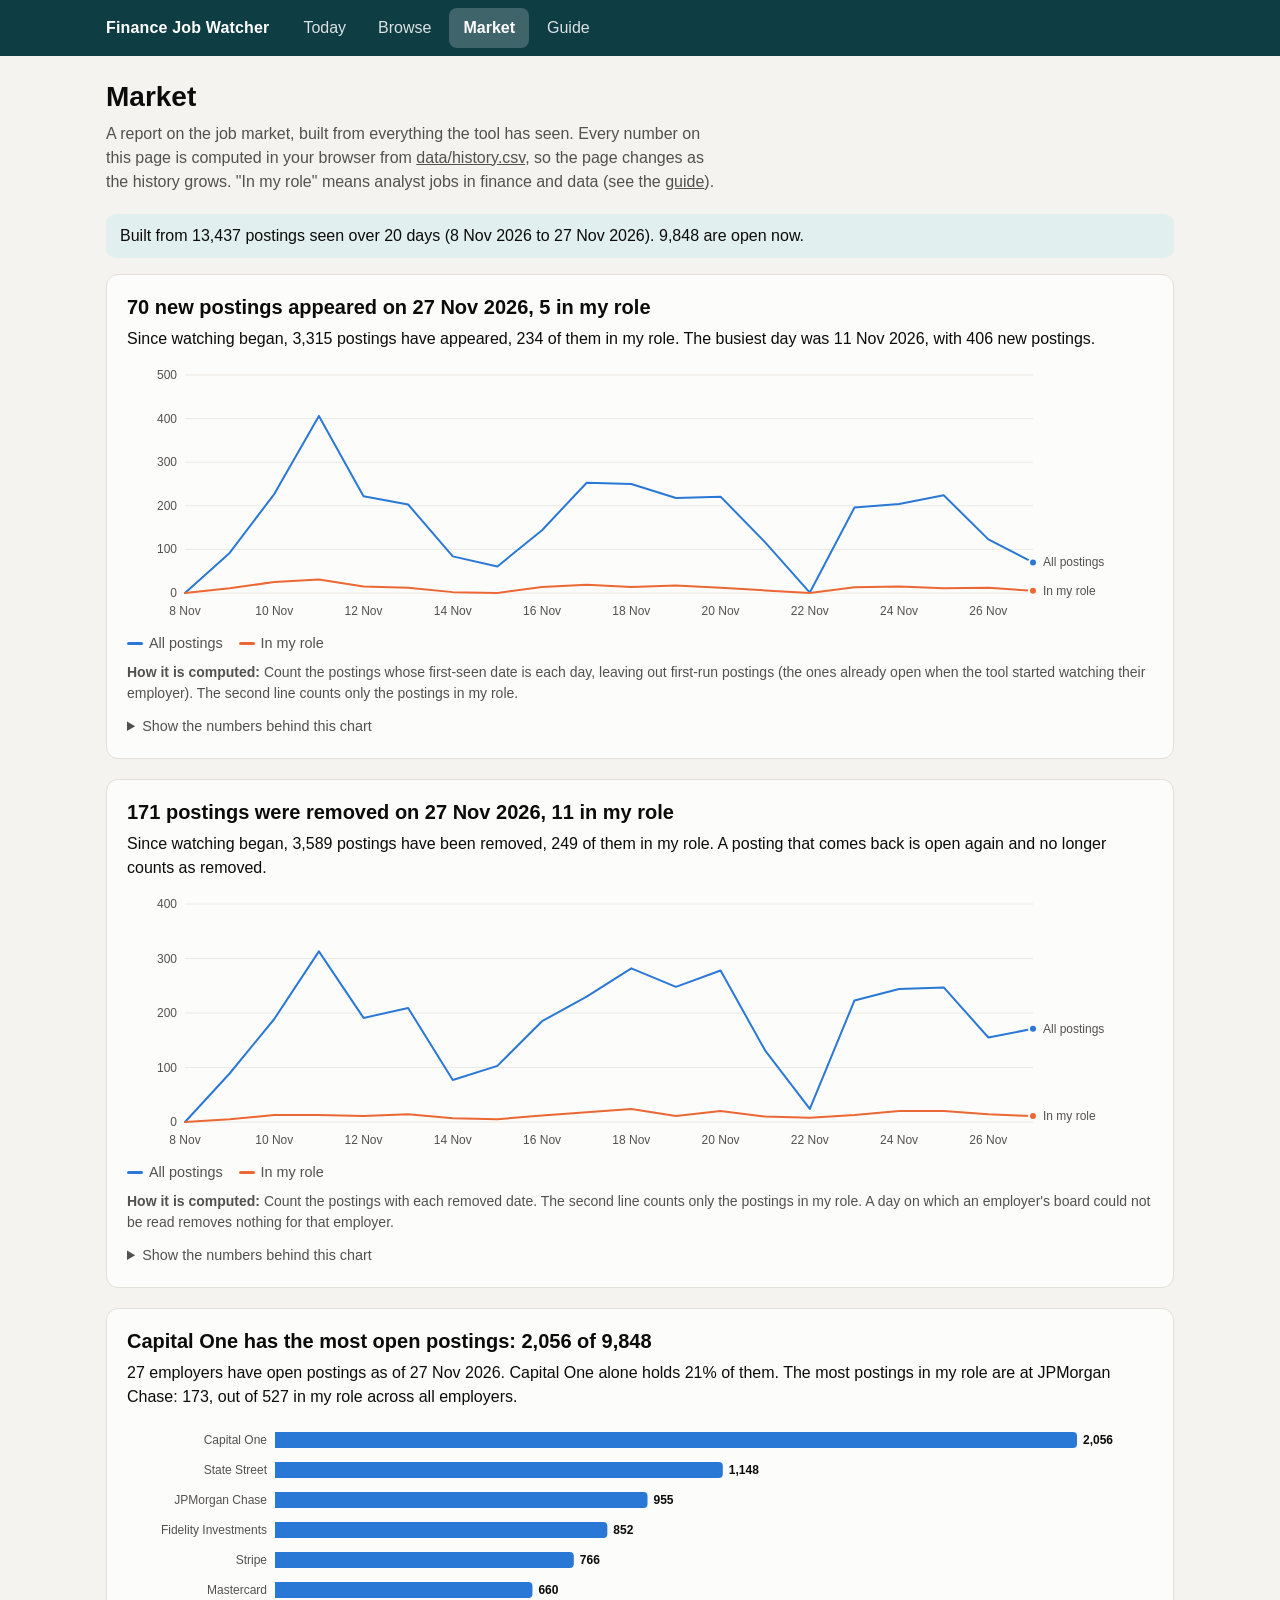
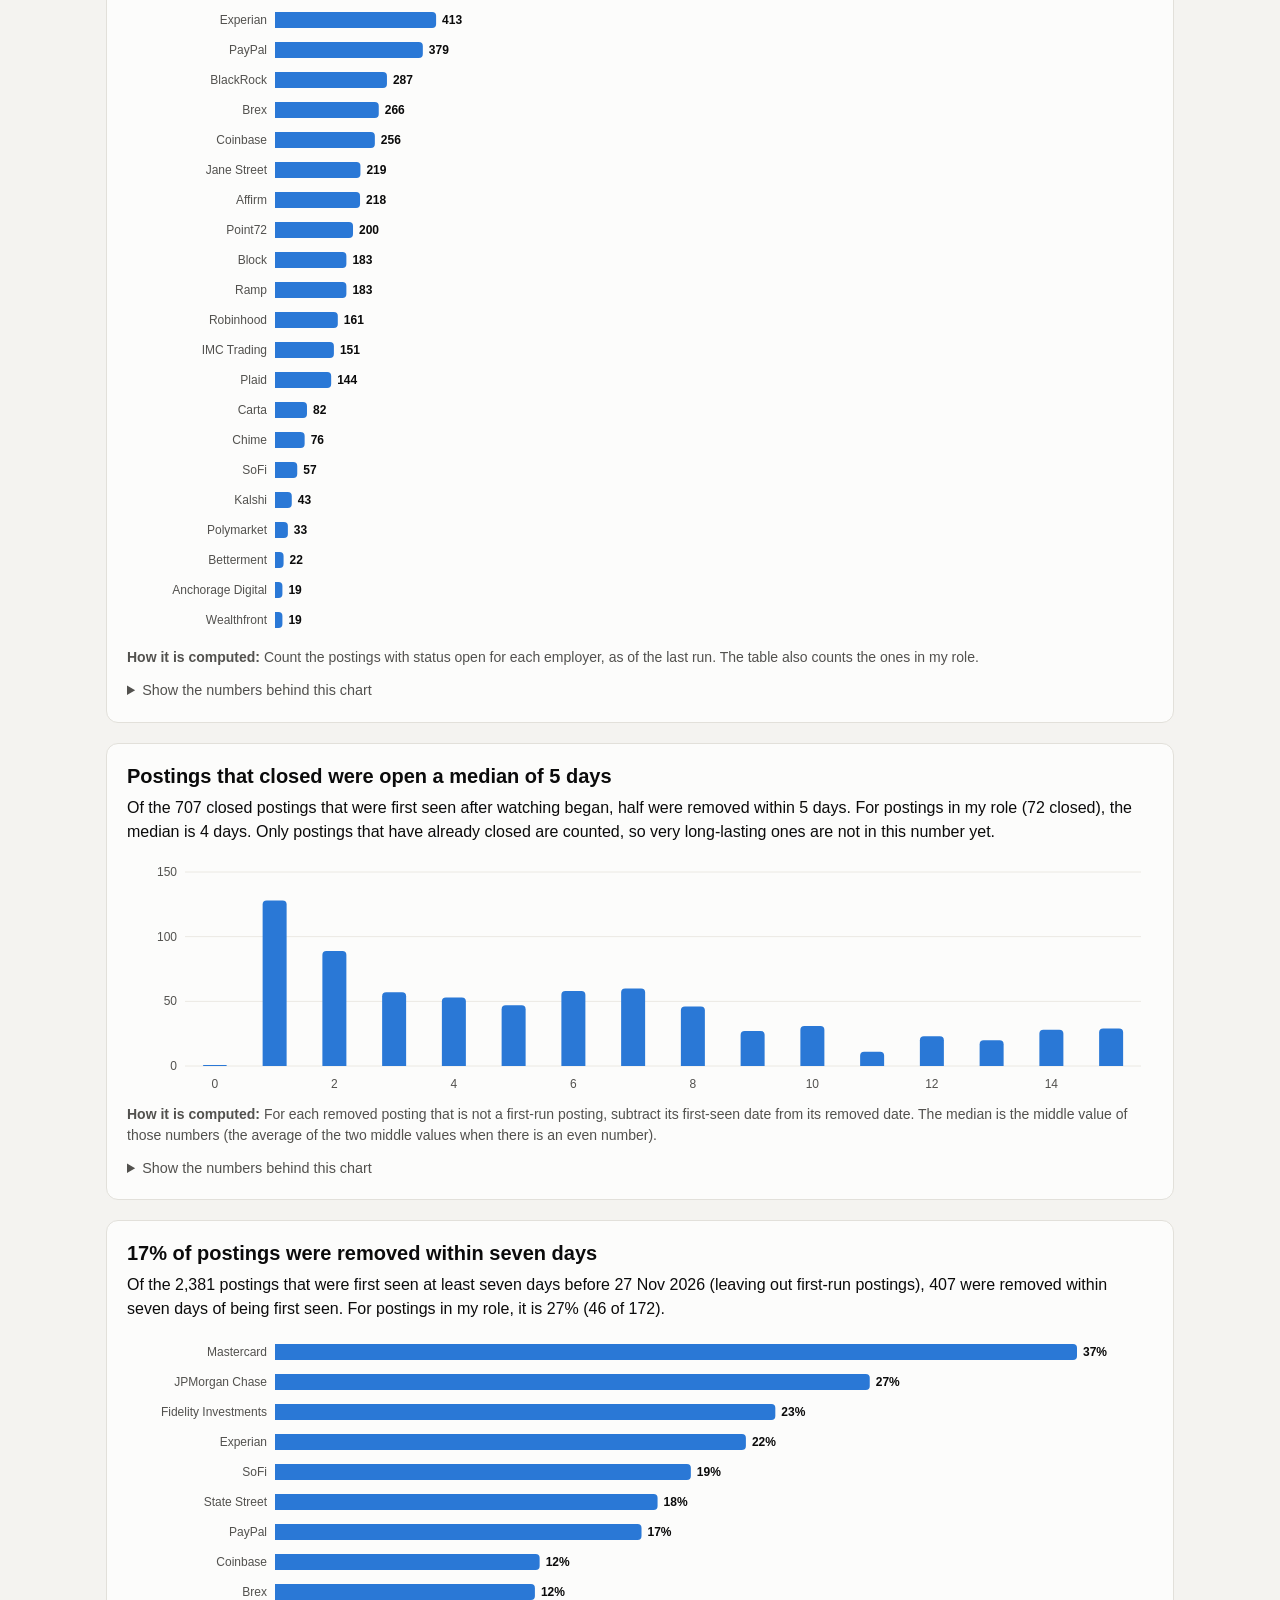
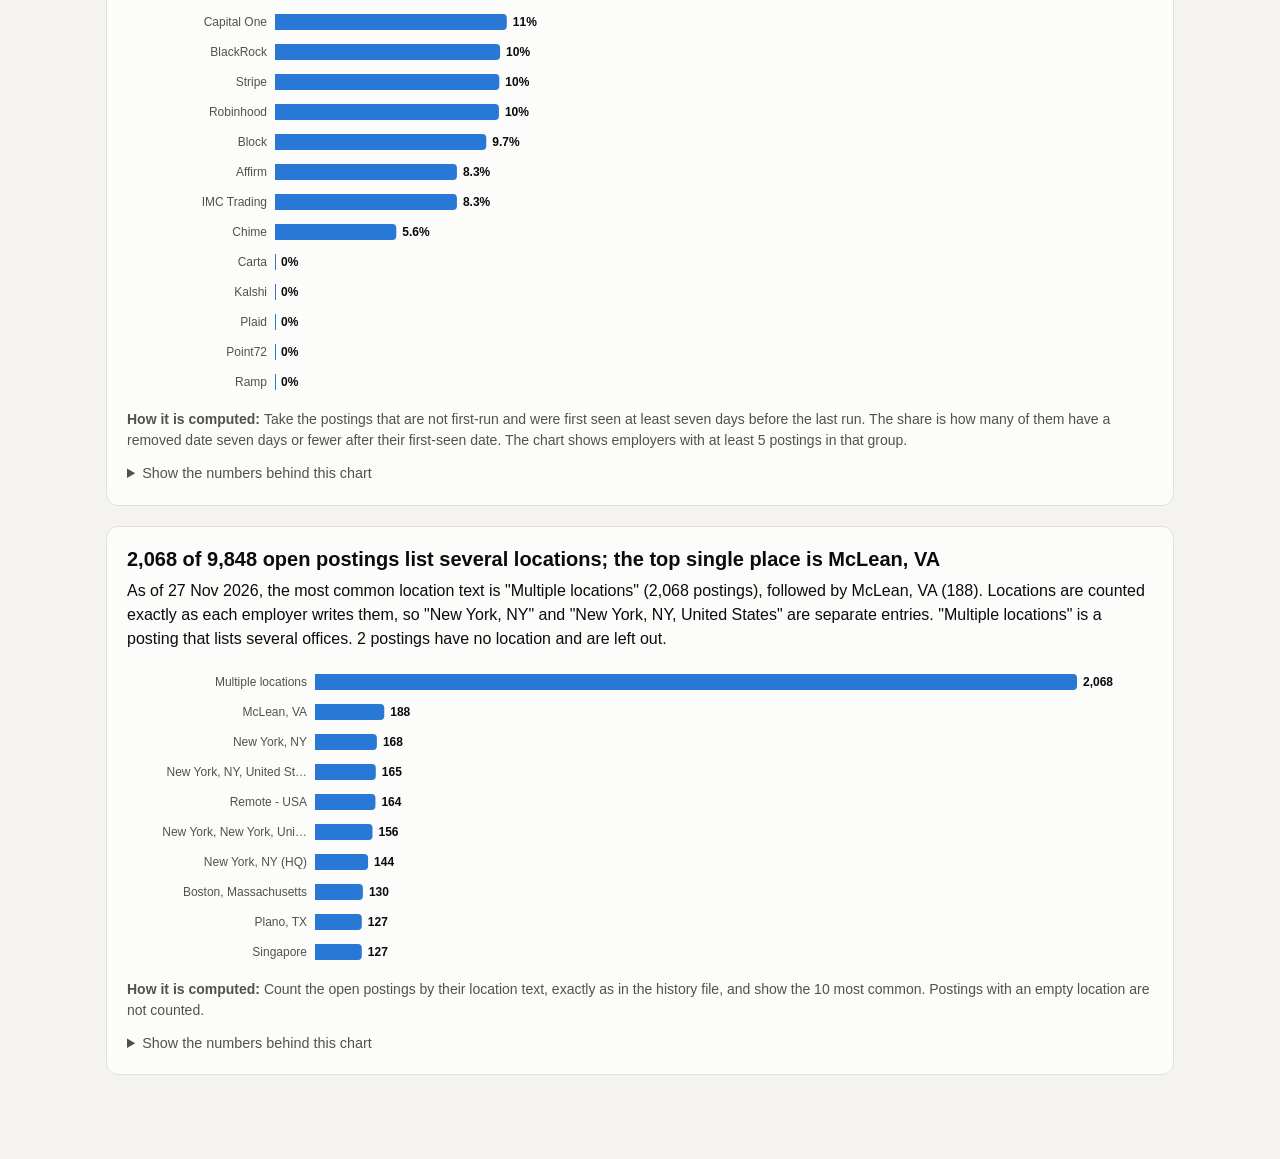
<file: market.html>
<!doctype html>
<html lang="en">
<head>
  <meta charset="utf-8">
  <meta name="viewport" content="width=device-width, initial-scale=1">
  <title>Market · Finance Job Watcher</title>
  <meta name="description" content="A report on the job market for finance and fintech analysts: new and removed postings, which employers are hiring, how long jobs stay open, and where.">
  <meta name="theme-color" content="#0f3d44">
  <link rel="manifest" href="manifest.webmanifest">
  <link rel="icon" href="icons/icon.svg" type="image/svg+xml">
  <link rel="apple-touch-icon" href="icons/icon-192.png">
  <link rel="stylesheet" href="assets/style.css">
</head>
<body data-page="market">
  <main id="main">
    <div class="page-head">
      <h1>Market</h1>
      <p>A report on the job market, built from everything the tool has seen. Every number on this page is computed in your browser from <a href="data/history.csv">data/history.csv</a>, so the page changes as the history grows. "In my role" means analyst jobs in finance and data (see the <a href="guide.html#role">guide</a>).</p>
    </div>
    <div id="app"><p class="muted">Loading the history…</p></div>
  </main>
  <script type="module" src="assets/market.mjs"></script>
</body>
</html>
</file>
<file: assets/style.css>
/* One look for all three pages: system fonts (work offline), an indigo header, and the
   validated chart palette from the dataviz skill. Light and dark follow the device. */

:root {
  color-scheme: light dark;
  --page: #f4f3f0;
  --surface: #fcfcfb;
  --ink: #0b0b0b;
  --ink-2: #52514e;
  --ink-3: #6f6d68;
  --line: #e2e0da;
  --grid: #ebe9e3;
  --brand: #0f3d44;
  --brand-ink: #ffffff;
  --brand-soft: #e1efee;
  --focus: #1a7f8e;
  --up: #2a78d6;
  --down: #e34948;
  --good-text: #006300;
  --bad-text: #b02a2a;
  --series-1: #2a78d6;
  --series-2: #eb6834;
  --series-3: #1baf7a;
  --series-4: #eda100;
  --series-5: #e87ba4;
  --series-6: #008300;
  --series-7: #6250d6;
  --series-8: #e34948;
  --font: -apple-system, BlinkMacSystemFont, "Segoe UI", Roboto, "Helvetica Neue", Arial, sans-serif;
}
@media (prefers-color-scheme: dark) {
  :root {
    --page: #121211;
    --surface: #1a1a19;
    --ink: #f0efec;
    --ink-2: #c3c2b7;
    --ink-3: #a5a49b;
    --line: #34332f;
    --grid: #2a2a27;
    --brand: #0b2d33;
    --brand-soft: #1e3a3c;
    --focus: #4fc1d0;
    --up: #3987e5;
    --down: #e66767;
    --good-text: #4cc04c;
    --bad-text: #ff8d8d;
    --series-1: #3987e5;
    --series-2: #d95926;
    --series-3: #199e70;
    --series-4: #c98500;
    --series-5: #d55181;
    --series-6: #008300;
    --series-7: #9085e9;
    --series-8: #e66767;
  }
}

* { box-sizing: border-box; }
html { -webkit-text-size-adjust: 100%; }
body { margin: 0; background: var(--page); color: var(--ink); font: 16px/1.5 var(--font); }
a { color: inherit; }
:focus-visible { outline: 3px solid var(--focus); outline-offset: 2px; }
h1, h2, h3 { line-height: 1.2; margin: 0; }
h1 { font-size: 1.75rem; }
h2 { font-size: 1.3rem; }
p { margin: 0.5rem 0; }
.muted { color: var(--ink-2); }
.small { font-size: 0.875rem; }
.visually-hidden { position: absolute; width: 1px; height: 1px; overflow: hidden; clip: rect(0 0 0 0); white-space: nowrap; }

/* ---------- navigation bar (the same on every page) ---------- */
.nav { background: var(--brand); color: var(--brand-ink); position: sticky; top: 0; z-index: 10; }
.nav-inner { max-width: 1100px; margin: 0 auto; padding: 0 16px; display: flex; align-items: center; gap: 20px; min-height: 56px; flex-wrap: wrap; }
.brand { font-weight: 700; text-decoration: none; letter-spacing: 0.01em; padding: 12px 0; }
.nav-links { display: flex; gap: 4px; flex: 1; }
.nav-links a { text-decoration: none; padding: 8px 14px; border-radius: 8px; opacity: 0.85; }
.nav-links a:hover { background: rgba(255, 255, 255, 0.12); opacity: 1; }
.nav-links a[aria-current="page"] { background: rgba(255, 255, 255, 0.2); opacity: 1; font-weight: 600; }
.install { display: none; background: transparent; color: var(--brand-ink); border: 1px solid rgba(255, 255, 255, 0.6); border-radius: 8px; padding: 6px 12px; font: inherit; cursor: pointer; }
.install:hover { background: rgba(255, 255, 255, 0.12); }

/* ---------- page layout ---------- */
main { max-width: 1100px; margin: 0 auto; padding: 24px 16px 64px; }
.page-head { margin-bottom: 20px; }
.page-head p { color: var(--ink-2); max-width: 70ch; }
.card { background: var(--surface); border: 1px solid var(--line); border-radius: 12px; padding: 20px; margin-bottom: 20px; }
.card > h2 { margin-bottom: 4px; }
.notice { background: var(--brand-soft); border-radius: 10px; padding: 10px 14px; margin-bottom: 16px; }
.notice.error { background: color-mix(in srgb, var(--down) 18%, var(--surface)); }

.stats { display: grid; grid-template-columns: repeat(auto-fit, minmax(150px, 1fr)); gap: 12px; margin-bottom: 20px; }
.stat { background: var(--surface); border: 1px solid var(--line); border-radius: 12px; padding: 14px 16px; }
.stat .label { color: var(--ink-2); font-size: 0.875rem; }
.stat .value { font-size: 1.9rem; font-weight: 600; line-height: 1.2; }
.stat .note { color: var(--ink-3); font-size: 0.8rem; }

/* ---------- tables ---------- */
.table-wrap { overflow-x: auto; margin-top: 12px; }
table { border-collapse: collapse; width: 100%; font-size: 0.95rem; }
th, td { text-align: left; padding: 8px 10px; border-bottom: 1px solid var(--line); white-space: nowrap; }
th { font-weight: 600; color: var(--ink-2); font-size: 0.85rem; }
td.num, th.num { text-align: right; font-variant-numeric: tabular-nums; }
tbody tr:hover { background: color-mix(in srgb, var(--brand-soft) 50%, transparent); }
th button { all: unset; cursor: pointer; font-weight: 600; color: inherit; display: inline-flex; gap: 4px; align-items: center; padding: 2px 4px; border-radius: 4px; }
th button:hover { color: var(--ink); background: var(--brand-soft); }
th button:focus-visible { outline: 3px solid var(--focus); }
th[aria-sort="ascending"] button, th[aria-sort="descending"] button { color: var(--ink); }
.arrow-up { color: var(--up); }
.arrow-down { color: var(--down); }
.badge { display: inline-flex; gap: 6px; align-items: center; border-radius: 999px; padding: 2px 10px; font-size: 0.85rem; font-weight: 600; border: 1px solid currentColor; }
.badge.ok { color: var(--good-text); }
.badge.fail { color: var(--bad-text); }

/* ---------- controls ---------- */
.controls { display: flex; flex-wrap: wrap; gap: 12px 16px; align-items: end; margin: 12px 0 4px; }
.control { display: flex; flex-direction: column; gap: 4px; font-size: 0.85rem; color: var(--ink-2); }
select, input[type="search"], input[type="number"] { font: inherit; color: var(--ink); background: var(--surface); border: 1px solid var(--ink-3); border-radius: 8px; padding: 7px 10px; min-height: 38px; }
input[type="number"] { width: 90px; }
input[type="search"] { min-width: 220px; }
.check { display: flex; gap: 8px; align-items: center; font-size: 0.95rem; color: var(--ink); min-height: 38px; }
.tabs { display: flex; flex-wrap: wrap; gap: 6px; margin: 12px 0 4px; }
.tab, .chip { font: inherit; color: var(--ink); background: var(--surface); border: 1px solid var(--ink-3); border-radius: 999px; padding: 5px 14px; cursor: pointer; }
.tab:hover, .chip:hover { background: var(--brand-soft); }
.tab[aria-selected="true"] { background: var(--ink); color: var(--surface); border-color: var(--ink); font-weight: 600; }
.chip { display: inline-flex; gap: 8px; align-items: center; padding: 4px 12px; font-size: 0.9rem; }
.chip[aria-pressed="true"] { border-color: var(--ink); background: var(--brand-soft); font-weight: 600; }
.chip .key { width: 14px; height: 4px; border-radius: 2px; background: transparent; }
.chips { display: flex; flex-wrap: wrap; gap: 6px; margin: 8px 0; }
.star { all: unset; cursor: pointer; font-size: 1.3rem; line-height: 1; padding: 4px 6px; color: var(--ink-3); border-radius: 6px; }
.star:hover { background: var(--brand-soft); }
.star:focus-visible { outline: 3px solid var(--focus); }
.star[aria-pressed="true"] { color: #eda100; }
button.plain { font: inherit; color: var(--ink); background: var(--surface); border: 1px solid var(--ink-3); border-radius: 8px; padding: 7px 12px; cursor: pointer; min-height: 38px; }
button.plain:hover { background: var(--brand-soft); }

/* ---------- postings ---------- */
td.strong { font-weight: 700; }
tr.selected { background: var(--brand-soft); }
.club-link { all: unset; cursor: pointer; font-weight: 600; text-decoration: underline; text-decoration-color: var(--ink-3); text-underline-offset: 3px; border-radius: 4px; }
.club-link:hover { text-decoration-color: var(--ink); }
.club-link:focus-visible { outline: 3px solid var(--focus); outline-offset: 2px; }
h3.sub { font-size: 1.05rem; margin: 20px 0 4px; }

/* ---------- guide ---------- */
h2[id], h3[id] { scroll-margin-top: 72px; }
.prose p, .prose li { max-width: 75ch; }
.prose h2 { margin-bottom: 8px; }
.prose h3 { font-size: 1.05rem; margin: 18px 0 4px; }
.prose ul, .prose ol { padding-left: 1.3rem; margin: 0.5rem 0; }
.prose li { margin: 4px 0; }
.toc { columns: 2 260px; column-gap: 32px; padding-left: 1.2rem; margin: 8px 0 0; }
.toc li { margin: 4px 0; break-inside: avoid; }
.prose table td, .prose table th { white-space: normal; vertical-align: top; }
.prose td:first-child { white-space: nowrap; font-weight: 600; }
.example { background: var(--brand-soft); border-radius: 10px; padding: 10px 14px; margin: 10px 0; max-width: 75ch; }

/* ---------- moves list ---------- */
.moves { list-style: none; padding: 0; margin: 12px 0 0; }
.moves li { display: flex; flex-wrap: wrap; gap: 4px 12px; align-items: baseline; padding: 8px 0; border-bottom: 1px solid var(--line); }
.moves .who { font-weight: 600; min-width: 20ch; }
.moves .what { color: var(--ink-2); flex: 1; min-width: 12ch; }
.moves .values { font-variant-numeric: tabular-nums; }

/* ---------- charts (dataviz skill: thin marks, hairline grid, text in ink tokens) ---------- */
.chart { position: relative; margin-top: 12px; }
.chart svg { display: block; width: 100%; height: auto; overflow: visible; }
.chart .grid line { stroke: var(--grid); stroke-width: 1; }
.chart .axis text, .chart .label { fill: var(--ink-2); font-size: 12px; font-family: var(--font); }
.chart .value-label { fill: var(--ink); font-size: 12px; font-weight: 600; font-family: var(--font); font-variant-numeric: tabular-nums; }
.chart .zero { stroke: var(--ink-3); stroke-width: 1; }
.chart .line { fill: none; stroke-width: 2; stroke-linecap: round; stroke-linejoin: round; }
.chart .mark:hover, .chart .mark:focus { filter: brightness(1.12); outline: none; }
.chart .crosshair { stroke: var(--ink-3); stroke-width: 1; }
.tooltip { position: absolute; pointer-events: none; z-index: 5; background: var(--surface); color: var(--ink); border: 1px solid var(--ink-3); border-radius: 8px; padding: 8px 10px; font-size: 0.85rem; box-shadow: 0 4px 14px rgba(0, 0, 0, 0.18); min-width: 150px; max-width: 280px; }
.tooltip .t-head { color: var(--ink-2); margin-bottom: 4px; }
.tooltip .t-row { display: flex; gap: 8px; align-items: center; justify-content: space-between; }
.tooltip .t-key { width: 14px; height: 3px; border-radius: 2px; flex: none; }
.tooltip .t-name { color: var(--ink-2); flex: 1; }
.tooltip .t-value { font-weight: 700; font-variant-numeric: tabular-nums; }
.legend { display: flex; flex-wrap: wrap; gap: 6px 16px; margin: 10px 0 0; font-size: 0.9rem; color: var(--ink-2); }
.legend span { display: inline-flex; gap: 6px; align-items: center; }
.legend i { display: inline-block; width: 16px; height: 3px; border-radius: 2px; }
.empty { color: var(--ink-2); background: var(--page); border: 1px dashed var(--ink-3); border-radius: 10px; padding: 24px; text-align: center; }
details.numbers { margin-top: 12px; }
details.numbers summary { cursor: pointer; color: var(--ink-2); font-size: 0.9rem; }

.finding h2 { font-size: 1.25rem; margin-bottom: 8px; }
.finding .how { color: var(--ink-2); }
.footer { color: var(--ink-3); font-size: 0.85rem; margin-top: 32px; }

@media (max-width: 640px) {
  main { padding: 16px 12px 48px; }
  .card { padding: 14px; }
  h1 { font-size: 1.5rem; }
  .nav-inner { gap: 8px; }
  input[type="search"] { min-width: 0; width: 100%; }
}
@media (forced-colors: active) {
  .badge, .tab, .chip { border: 1px solid CanvasText; }
}

/* postings: lists and badges */
.postings { list-style: none; padding: 0; margin: 12px 0 0; }
.postings li { display: flex; flex-wrap: wrap; gap: 2px 12px; align-items: baseline; padding: 9px 0; border-bottom: 1px solid var(--line); }
.postings .what { flex: 1 1 280px; min-width: 0; }
.postings .what a { font-weight: 600; }
.postings .meta { color: var(--ink-2); font-size: 0.9rem; flex: 0 1 auto; }
.badge.role { color: var(--good-text); }
.segmented { display: inline-flex; border: 1px solid var(--ink-3); border-radius: 999px; overflow: hidden; }
.segmented button { font: inherit; color: var(--ink); background: var(--surface); border: 0; padding: 7px 16px; cursor: pointer; min-height: 38px; }
.segmented button + button { border-left: 1px solid var(--ink-3); }
.segmented button[aria-pressed="true"] { background: var(--ink); color: var(--surface); font-weight: 600; }
.segmented button:focus-visible { outline: 3px solid var(--focus); outline-offset: -3px; }
.apply { display: inline-block; padding: 3px 12px; border: 1px solid var(--ink-3); border-radius: 999px; text-decoration: none; font-weight: 600; font-size: 0.9rem; }
.apply:hover { background: var(--brand-soft); }
td.wrap { white-space: normal; min-width: 110px; max-width: 240px; }
td.title-cell { white-space: normal; min-width: 200px; max-width: 360px; }
</file>
